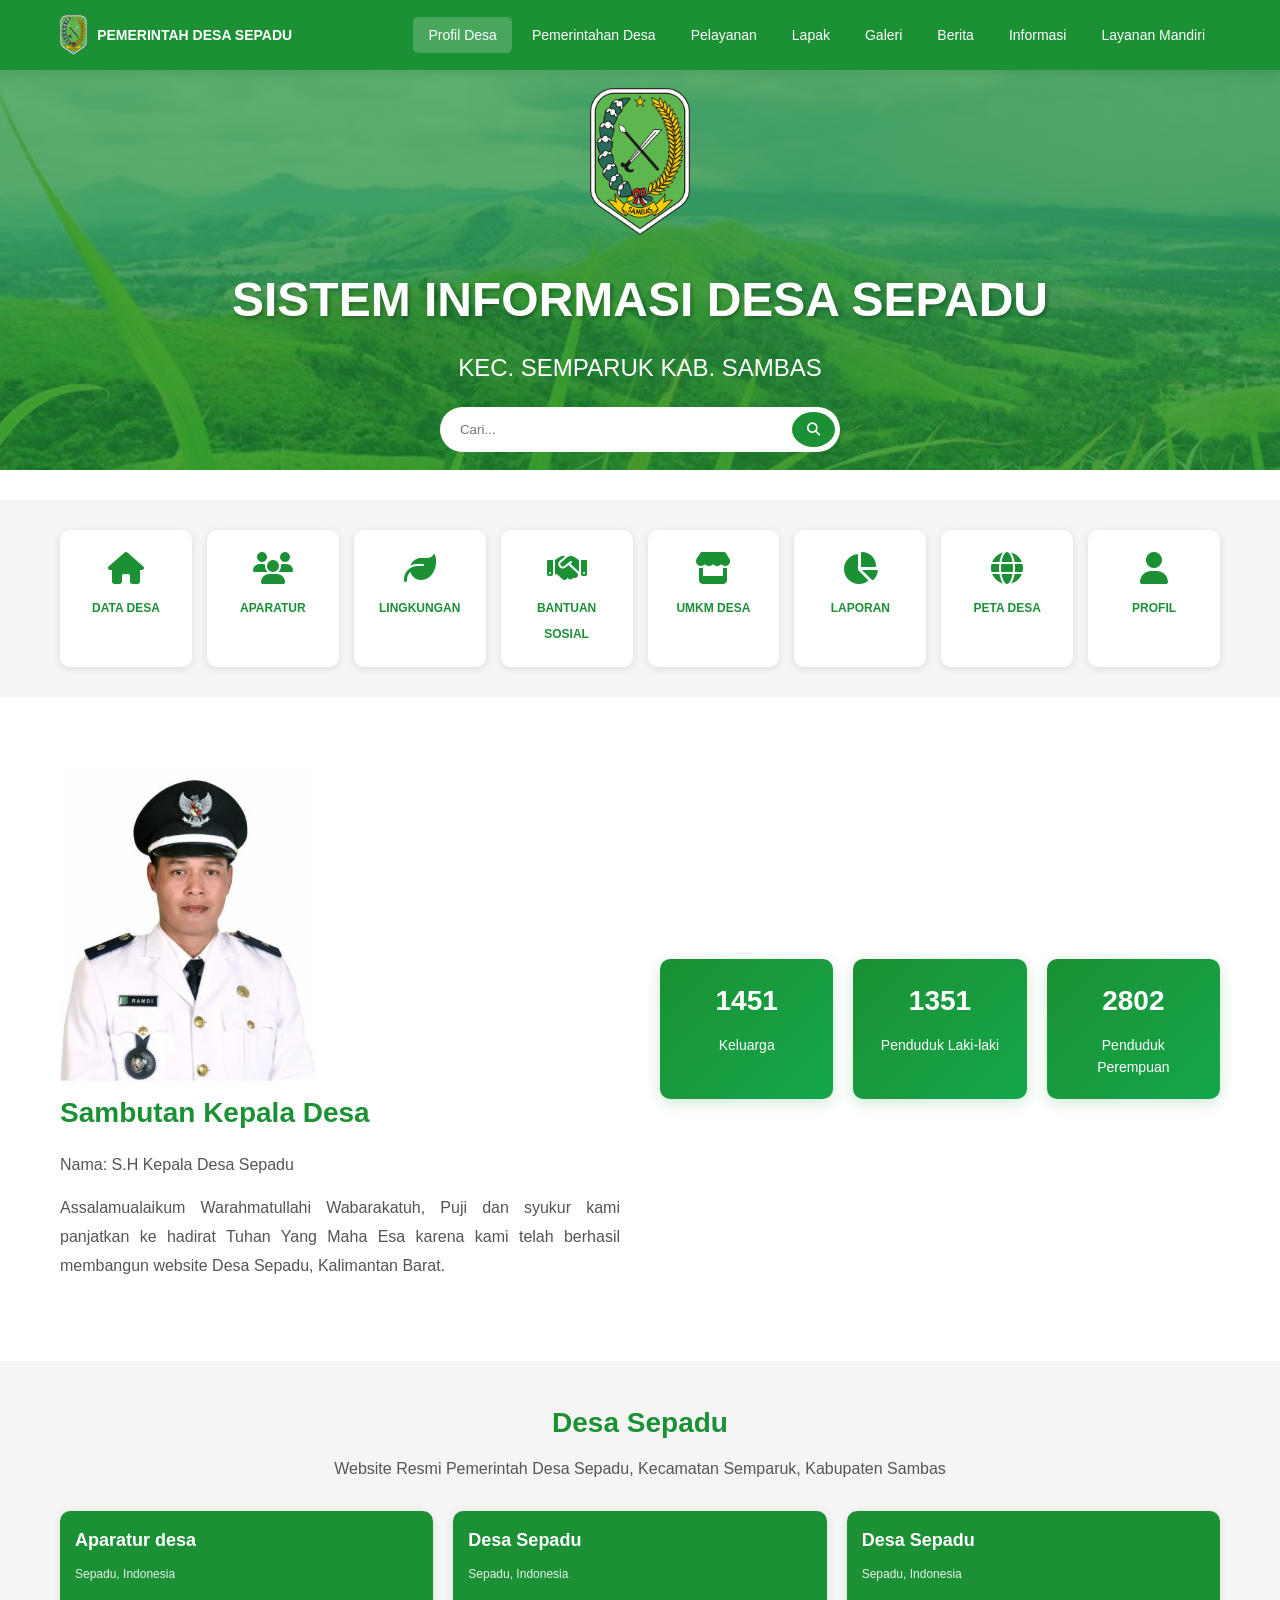
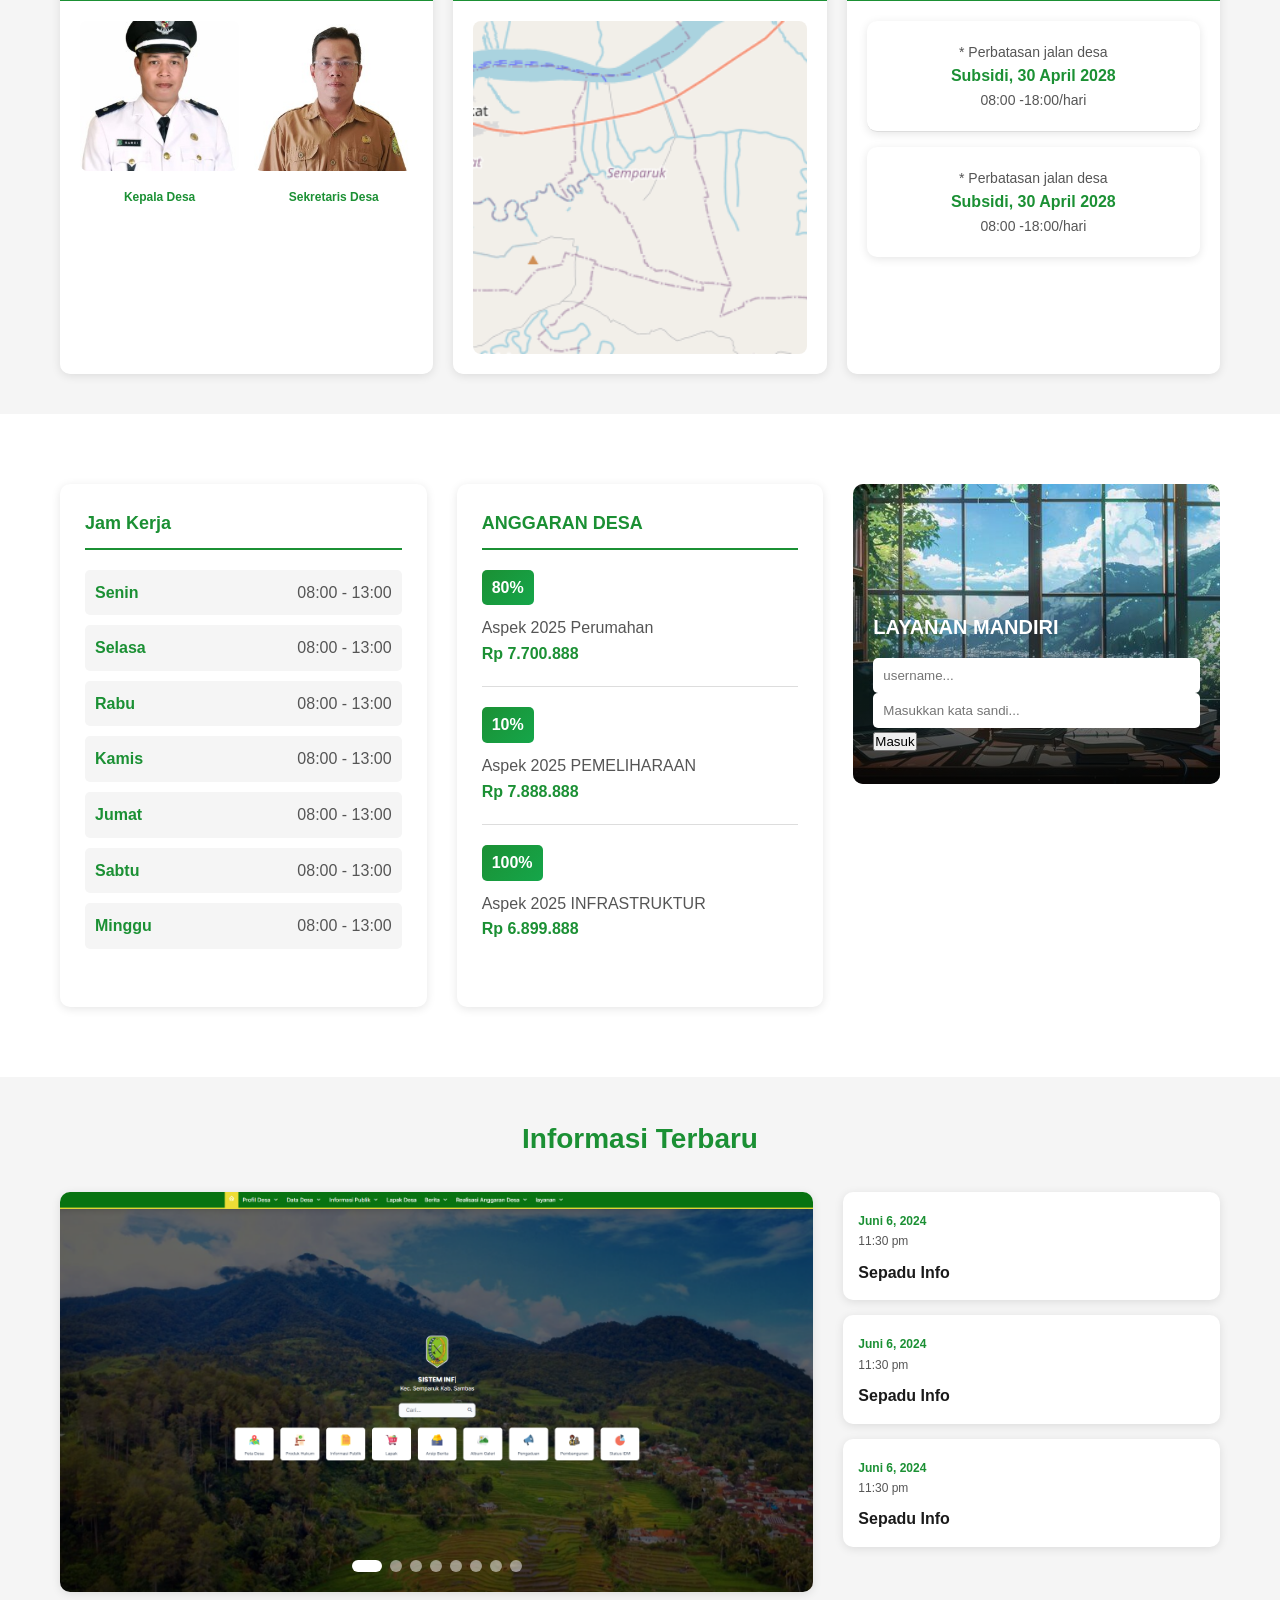
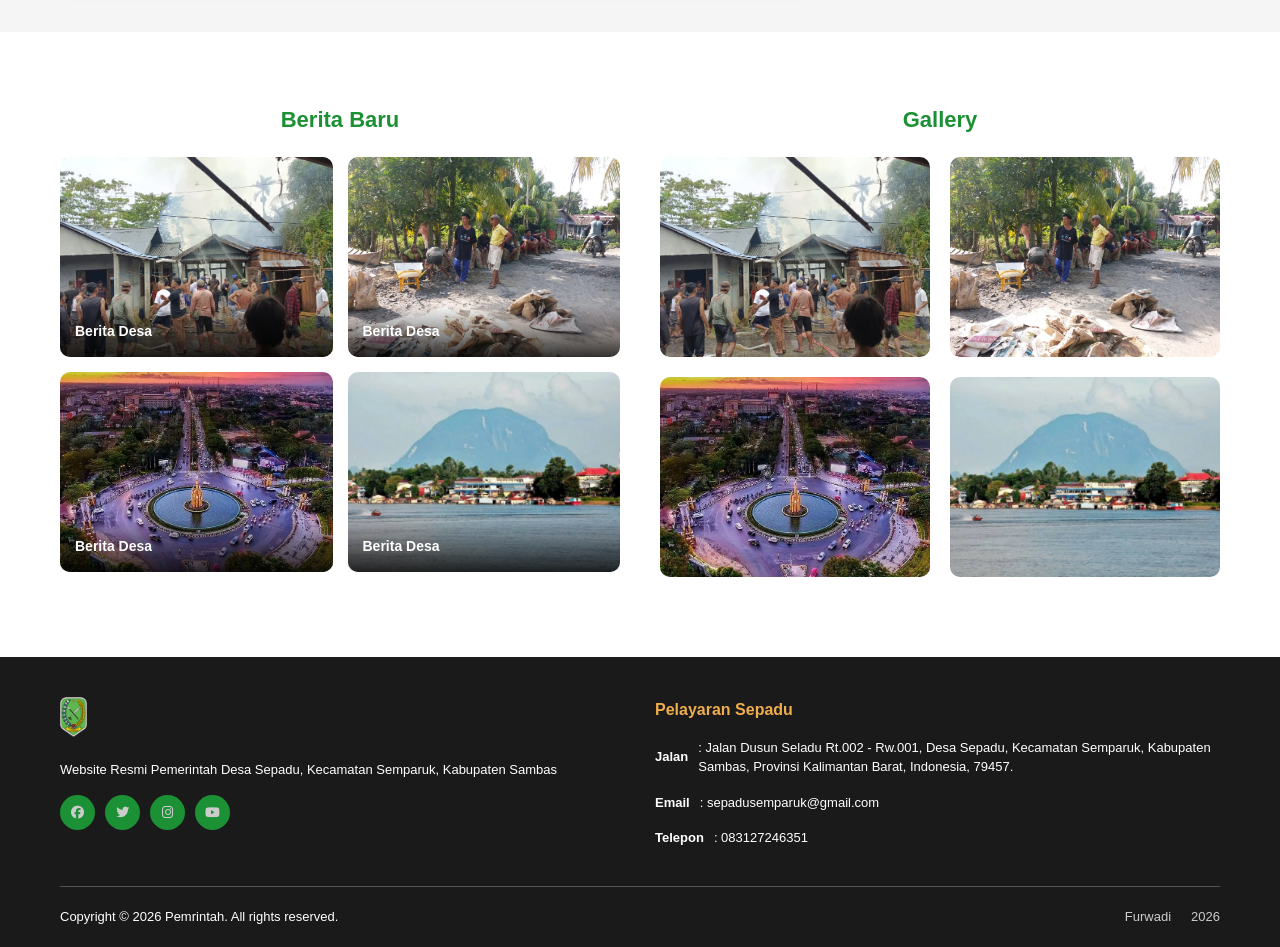
<file: public/website/index.html>
<!DOCTYPE html>
<html lang="id">
<head>
    <meta charset="UTF-8">
    <meta name="viewport" content="width=device-width, initial-scale=1.0">
    <title>Sistem Informasi Desa Sepadu</title>
    <link rel="stylesheet" href="assets/css/style.css">
    <link rel="stylesheet" href="https://cdnjs.cloudflare.com/ajax/libs/font-awesome/6.4.0/css/all.min.css">
</head>
<body>
    <!-- Navigation Bar -->
    <nav class="navbar">
        <div class="container">
            <div class="nav-wrapper">
                <div class="nav-logo">
                    <img src="../aset/Logo-Kab-Sambas.png" alt="Logo Sambas">
                    <span>PEMERINTAH DESA SEPADU</span>
                </div>
                <button class="mobile-menu-toggle">
                    <span></span>
                    <span></span>
                    <span></span>
                </button>
                <ul class="nav-menu">
                    <li><a href="index.html" class="active">Profil Desa</a></li>
                    <li class="dropdown">
                        <a href="#">Pemerintahan Desa</a>
                        <ul class="dropdown-menu">
                            <li><a href="aparatur.html">Aparatur Desa</a></li>
                            <li><a href="#">Struktur Organisasi</a></li>
                        </ul>
                    </li>
                    <li><a href="layanan.html">Pelayanan</a></li>
                    <li><a href="lapak.html">Lapak</a></li>
                    <li><a href="galeri.html">Galeri</a></li>
                    <li><a href="berita.html">Berita</a></li>
                    <li><a href="berita-detail.html">Informasi</a></li>
                    <li><a href="layanan-mandiri.html">Layanan Mandiri</a></li>
                </ul>
            </div>
        </div>
    </nav>
    <section class="hero">
        <img src="../aset/bgdesa.jpeg" alt="Desa Sepadu" class="hero-bg">
        <div class="hero-overlay">
            <div class="hero-content">
                <img src="../aset/Logo-Kab-Sambas.png" alt="Logo Sambas" class="hero-logo" style="width: 100px; height: auto; margin-bottom: 20px;" >
                <h1>SISTEM INFORMASI DESA SEPADU</h1>
                <p>KEC. SEMPARUK KAB. SAMBAS</p>
                <div class="hero-search">
                    <input type="text" placeholder="Cari...">
                    <button><i class="fas fa-search"></i></button>
                </div>
            </div>
        </div>
    </section>
    <section class="quick-links">
        <div class="container">
            <div class="links-grid">
                <a href="#" class="link-card">
                    <i class="fas fa-home"></i>
                    <span>DATA DESA</span>
                </a>
                <a href="aparatur.html" class="link-card">
                    <i class="fas fa-users"></i>
                    <span>APARATUR</span>
                </a>
                <a href="#" class="link-card">
                    <i class="fas fa-leaf"></i>
                    <span>LINGKUNGAN</span>
                </a>
                <a href="#" class="link-card">
                    <i class="fas fa-handshake"></i>
                    <span>BANTUAN SOSIAL</span>
                </a>
                <a href="galeri.html" class="link-card">
                    <i class="fas fa-store"></i>
                    <span>UMKM DESA</span>
                </a>
                <a href="#" class="link-card">
                    <i class="fas fa-chart-pie"></i>
                    <span>LAPORAN</span>
                </a>
                <a href="#" class="link-card">
                    <i class="fas fa-globe"></i>
                    <span>PETA DESA</span>
                </a>
                <a href="#" class="link-card">
                    <i class="fas fa-user"></i>
                    <span>PROFIL</span>
                </a>
            </div>
        </div>
    </section>
    <section class="sambutan">
        <div class="container">
            <div class="sambutan-content">
                <div class="sambutan-text">
                    <img src="../aset/kepala desa.jpg" alt="Kepala Desa Sepadu" class="sambutan-image">
                    <h2>Sambutan Kepala Desa</h2>
                    <p>Nama: S.H Kepala Desa Sepadu</p>
                    <p class="sambutan-desc">Assalamualaikum Warahmatullahi Wabarakatuh, Puji dan syukur kami panjatkan ke hadirat Tuhan Yang Maha Esa karena kami telah berhasil membangun website Desa Sepadu, Kalimantan Barat.</p>
                </div>
                <div class="sambutan-stats">
                    <div class="stat-card">
                        <h3>1451</h3>
                        <p>Keluarga</p>
                    </div>
                    <div class="stat-card">
                        <h3>1351</h3>
                        <p>Penduduk Laki-laki</p>
                    </div>
                    <div class="stat-card">
                        <h3>2802</h3>
                        <p>Penduduk Perempuan</p>
                    </div>
                </div>
            </div>
        </div>
    </section>
    <section class="desa-info">
        <div class="container">
            <h2>Desa Sepadu</h2>
            <p class="info-subtitle">Website Resmi Pemerintah Desa Sepadu, Kecamatan Semparuk, Kabupaten Sambas</p>
            
            <div class="info-cards">
                <div class="info-card">
                    <div class="info-header">
                        <h3>Aparatur desa</h3>
                        <span>Sepadu, Indonesia</span>
                    </div>
                    <div class="aparatur-carousel">
                        <div class="carousel-item">
                            <img src="../aset/kepala desa.jpg" alt="Kepala Desa">
                            <p>Kepala Desa</p>
                        </div>
                        <div class="carousel-item">
                            <img src="../aset/sekertasi desa.jpg" alt="Sekretaris Desa">
                            <p>Sekretaris Desa</p>
                        </div>
                    </div>
                </div>

                <div class="info-card">
                    <div class="info-header">
                        <h3>Desa Sepadu</h3>
                        <span>Sepadu, Indonesia</span>
                    </div>
                    <div class="map-container">
                        <img src="../aset/map.png" alt="Peta Desa">
                    </div>
                </div>

                <div class="info-card">
                    <div class="info-header">
                        <h3>Desa Sepadu</h3>
                        <span>Sepadu, Indonesia</span>
                    </div>
                    <div class="desa-stats">
                        <div class="stat">
                            <p>* Perbatasan jalan desa</p>
                            <span>Subsidi, 30 April 2028</span>
                            <p>08:00 -18:00/hari</p>
                        </div>
                        <div class="stat">
                            <p>* Perbatasan jalan desa</p>
                            <span>Subsidi, 30 April 2028</span>
                            <p>08:00 -18:00/hari</p>
                        </div>
                    </div>
                </div>
            </div>
        </div>
    </section>
    <section class="work-hours-budget">
        <div class="container">
            <div class="section-wrapper">
                <div class="jam-kerja">
                    <h3>Jam Kerja</h3>
                    <div class="hours-list">
                        <div class="hour-item">
                            <span class="day">Senin</span>
                            <span class="time">08:00 - 13:00</span>
                        </div>
                        <div class="hour-item">
                            <span class="day">Selasa</span>
                            <span class="time">08:00 - 13:00</span>
                        </div>
                        <div class="hour-item">
                            <span class="day">Rabu</span>
                            <span class="time">08:00 - 13:00</span>
                        </div>
                        <div class="hour-item">
                            <span class="day">Kamis</span>
                            <span class="time">08:00 - 13:00</span>
                        </div>
                        <div class="hour-item">
                            <span class="day">Jumat</span>
                            <span class="time">08:00 - 13:00</span>
                        </div>
                        <div class="hour-item">
                            <span class="day">Sabtu</span>
                            <span class="time">08:00 - 13:00</span>
                        </div>
                        <div class="hour-item">
                            <span class="day">Minggu</span>
                            <span class="time">08:00 - 13:00</span>
                        </div>
                    </div>
                </div>

                <div class="anggaran">
                    <h3>ANGGARAN DESA</h3>
                    <div class="budget-item">
                        <span class="percentage">80%</span>
                        <p>Aspek 2025 Perumahan<br><span class="budget-value">Rp 7.700.888</span></p>
                    </div>
                    <div class="budget-item">
                        <span class="percentage">10%</span>
                        <p>Aspek 2025 PEMELIHARAAN<br><span class="budget-value">Rp 7.888.888</span></p>
                    </div>
                    <div class="budget-item">
                        <span class="percentage">100%</span>
                        <p>Aspek 2025 INFRASTRUKTUR<br><span class="budget-value">Rp 6.899.888</span></p>
                    </div>
                </div>

                <div class="layanan-mandiri">
                    <img src="../aset/bglayananmandiri.jpeg" alt="Layanan Mandiri">
                    <div class="overlay-text">
                        <h3>LAYANAN MANDIRI</h3>
                        <input type="text" placeholder="username...">
                        <input type="password" placeholder="Masukkan kata sandi...">
                        <button type="submit">Masuk</button>
                    </div>
                </div>
            </div>
        </div>
    </section>

    <!-- Berita & Info -->
    <section class="news-section">
        <div class="container">
            <h2>Informasi Terbaru</h2>
            
            <div class="news-wrapper">
                <div class="main-news">
                    <div class="news-carousel">
                        <img src="../aset/sepaduinfo.png" alt="Berita">
                        <div class="carousel-controls">
                            <span class="dot active"></span>
                            <span class="dot"></span>
                            <span class="dot"></span>
                            <span class="dot"></span>
                            <span class="dot"></span>
                            <span class="dot"></span>
                            <span class="dot"></span>
                            <span class="dot"></span>
                        </div>
                        <p class="news-date">06 Jun 2024 - Desa Sepadu</p>
                    </div>
                </div>

                <div class="side-news">
                    <div class="news-item">
                        <span class="date">Juni 6, 2024</span>
                        <span class="time">11:30 pm</span>
                        <p>Sepadu Info</p>
                    </div>
                    <div class="news-item">
                        <span class="date">Juni 6, 2024</span>
                        <span class="time">11:30 pm</span>
                        <p>Sepadu Info</p>
                    </div>
                    <div class="news-item">
                        <span class="date">Juni 6, 2024</span>
                        <span class="time">11:30 pm</span>
                        <p>Sepadu Info</p>
                    </div>
                </div>
            </div>
        </div>
    </section>
    <section class="berita-gallery">
        <div class="container">
            <div class="berita-gallery-wrapper">
                <div class="berita-baru">
                    <h3>Berita Baru</h3>
                    <div class="berita-grid">
                        <div class="berita-item">
                            <img src="../aset/berita1.webp" alt="Berita 1">
                            <h4>Berita Desa</h4>
                        </div>
                        <div class="berita-item">
                            <img src="../aset/berita2.webp" alt="Berita 2">
                            <h4>Berita Desa</h4>
                        </div>
                        <div class="berita-item">
                            <img src="../aset/pemandangan.jpg" alt="Berita 3">
                            <h4>Berita Desa</h4>
                        </div>
                        <div class="berita-item">
                            <img src="../aset/Gambar-Bukit-Kelam-Sintang-Kalimantan-Barat-hafidhyusril-696x462.jpg" alt="Berita 4">
                            <h4>Berita Desa</h4>
                        </div>
                    </div>
                </div>

                <div class="gallery-section">
                    <h3>Gallery</h3>
                    <div class="gallery-grid">
                        <div class="gallery-item">
                            <img src="../aset/berita1.webp" alt="Gallery 1">
                        </div>
                        <div class="gallery-item">
                            <img src="../aset/berita2.webp" alt="Gallery 2">
                        </div>
                        <div class="gallery-item">
                            <img src="../aset/pemandangan.jpg" alt="Gallery 3">
                        </div>
                        <div class="gallery-item">
                            <img src="../aset/Gambar-Bukit-Kelam-Sintang-Kalimantan-Barat-hafidhyusril-696x462.jpg" alt="Gallery 4">
                        </div>
                    </div>
                </div>
            </div>
        </div>
    </section>
    <footer class="footer">
        <div class="container">
            <div class="footer-content">
                <div class="footer-section">
                    <div class="footer-logo">
                        <img src="../aset/Logo-Kab-Sambas.png" alt="Logo">
                        <p>Website Resmi Pemerintah Desa Sepadu, Kecamatan Semparuk, Kabupaten Sambas</p>
                    </div>
                    <div class="social-links">
                        <a href="#"><i class="fab fa-facebook"></i></a>
                        <a href="#"><i class="fab fa-twitter"></i></a>
                        <a href="#"><i class="fab fa-instagram"></i></a>
                        <a href="#"><i class="fab fa-youtube"></i></a>
                    </div>
                </div>
                <div class="footer-section">
                    <h4>Pelayaran Sepadu</h4>
                    <div class="contact-info">
                        <p><strong>Jalan</strong>: Jalan Dusun Seladu Rt.002 - Rw.001, Desa Sepadu, Kecamatan Semparuk, Kabupaten Sambas, Provinsi Kalimantan Barat, Indonesia, 79457.</p>
                        <p><strong>Email</strong>: sepadusemparuk@gmail.com</p>
                        <p><strong>Telepon</strong>: 083127246351</p>
                    </div>
                </div>
            </div>

            <div class="footer-bottom">
                <p>Copyright © 2026 Pemrintah. All rights reserved.</p>
                <div class="footer-links">
                    <a href="#">Furwadi</a>
                    <a href="#">2026</a>
                </div>
            </div>
        </div>
    </footer>

    <script src="assets/js/script.js"></script>
</body>
</html>
</file>
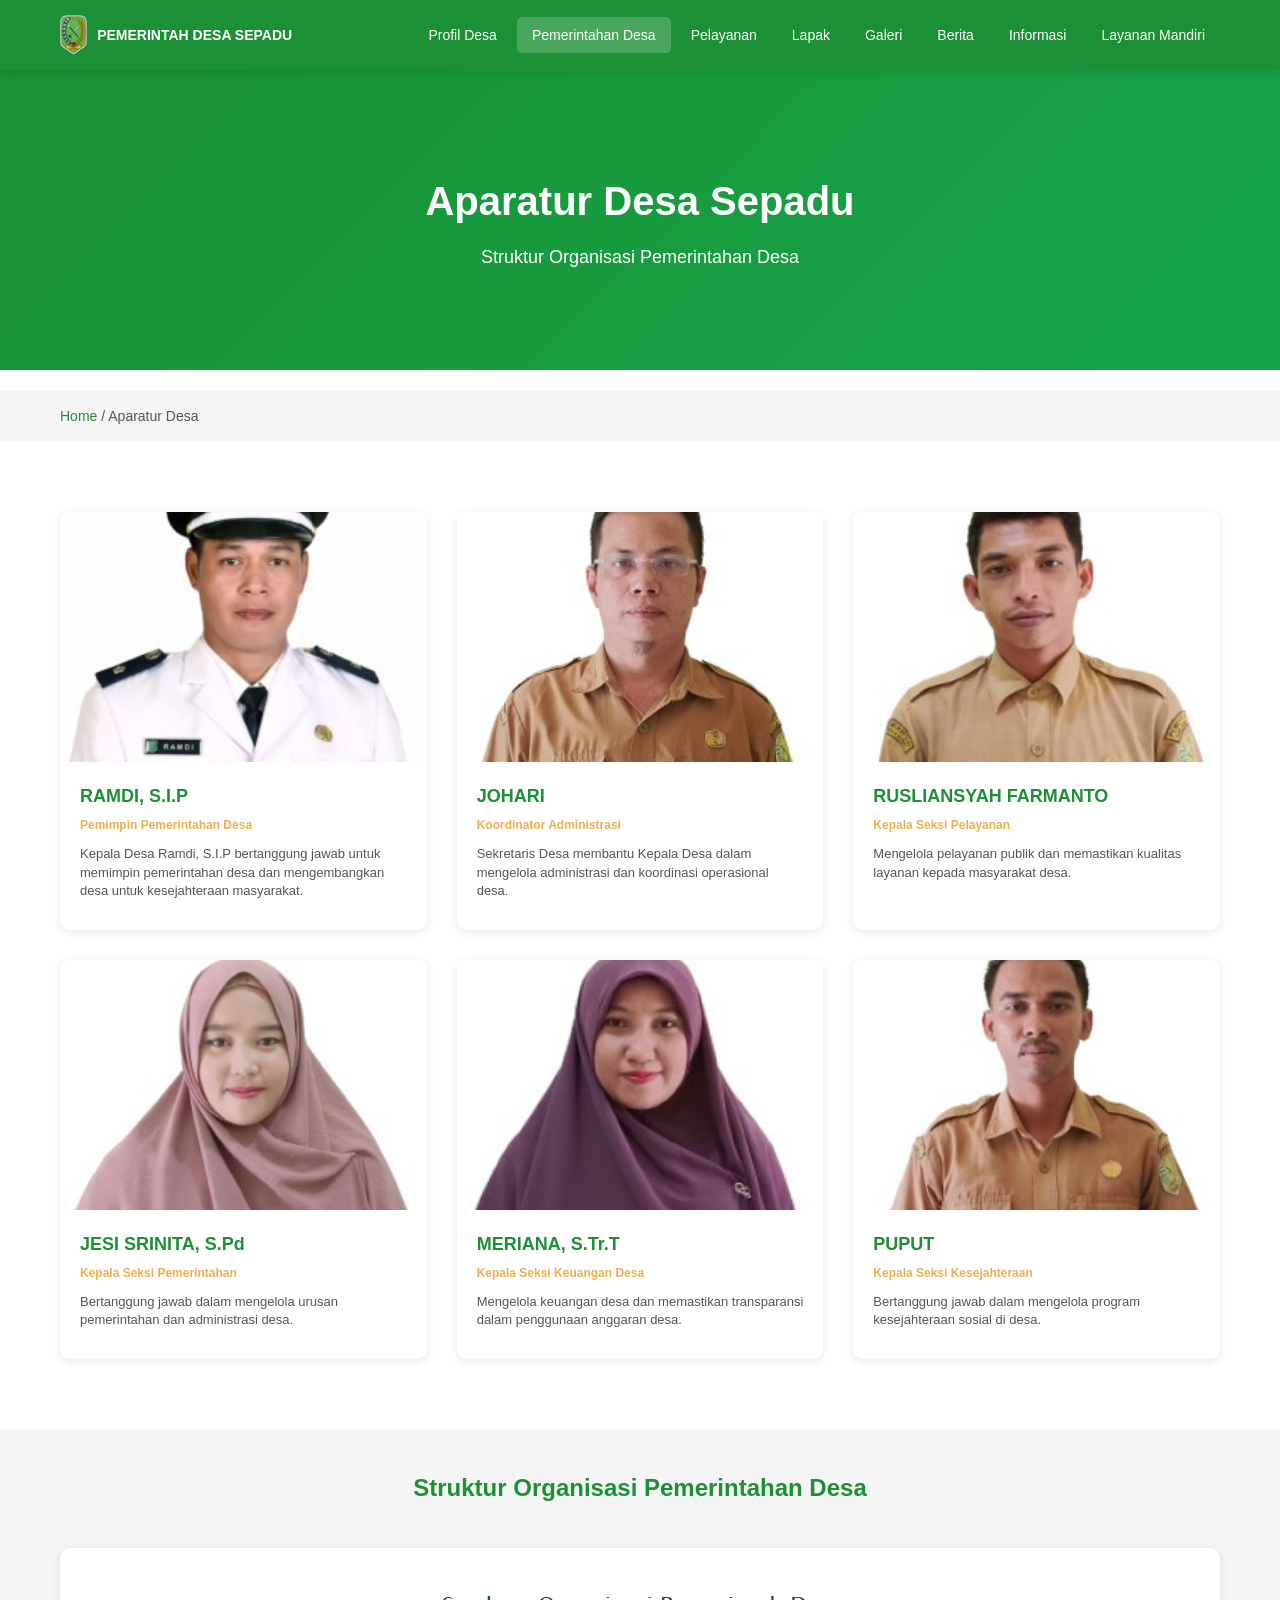
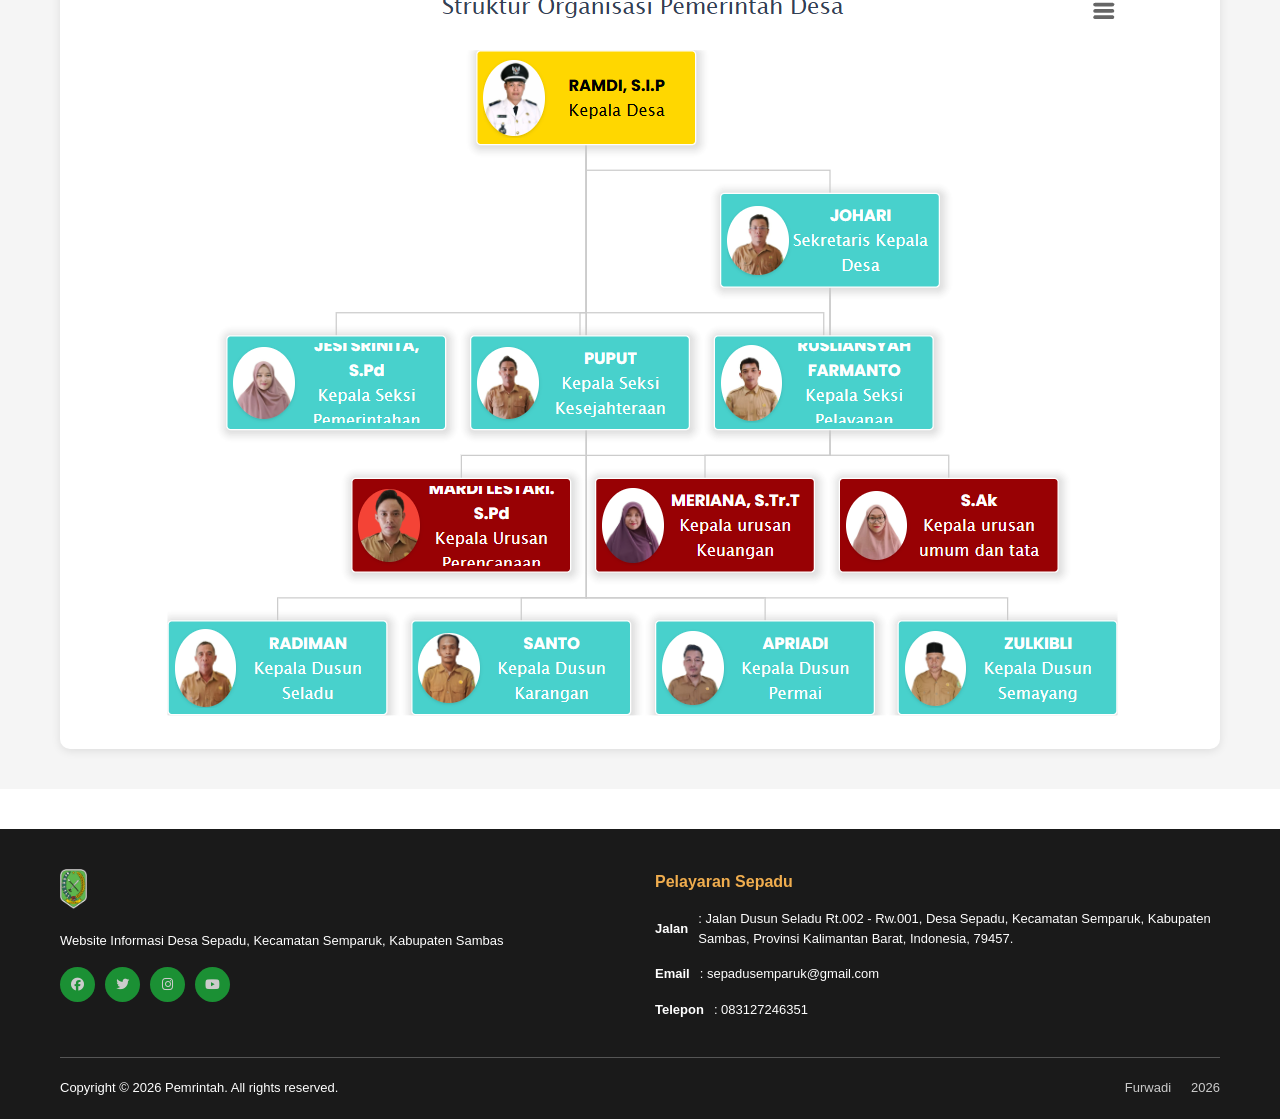
<file: public/website/aparatur.html>
<!DOCTYPE html>
<html lang="id">
<head>
    <meta charset="UTF-8">
    <meta name="viewport" content="width=device-width, initial-scale=1.0">
    <title>Aparatur Desa - Desa Sepadu</title>
    <link rel="stylesheet" href="assets/css/style.css">
    <link rel="stylesheet" href="https://cdnjs.cloudflare.com/ajax/libs/font-awesome/6.4.0/css/all.min.css">
</head>
<body>
    <nav class="navbar">
        <div class="container">
            <div class="nav-wrapper">
                <div class="nav-logo">
                    <img src="../aset/Logo-Kab-Sambas.png" alt="Logo Sambas">
                    <span>PEMERINTAH DESA SEPADU</span>
                </div>
                <button class="mobile-menu-toggle">
                    <span></span>
                    <span></span>
                    <span></span>
                </button>
                <ul class="nav-menu">
                    <li><a href="index.html">Profil Desa</a></li>
                    <li class="dropdown">
                        <a href="#" class="active">Pemerintahan Desa</a>
                        <ul class="dropdown-menu">
                            <li><a href="aparatur.html" class="active">Aparatur Desa</a></li>
                            <li><a href="#">Struktur Organisasi</a></li>
                        </ul>
                    </li>
                    <li><a href="layanan.html">Pelayanan</a></li>
                    <li><a href="lapak.html">Lapak</a></li>
                    <li><a href="galeri.html">Galeri</a></li>
                    <li><a href="berita.html">Berita</a></li>
                    <li><a href="berita-detail.html">Informasi</a></li>
                    <li><a href="layanan-mandiri.html">Layanan Mandiri</a></li>
                </ul>
            </div>
        </div>
    </nav>
    <section class="hero-secondary">
        <div class="hero-overlay-secondary">
            <h1>Aparatur Desa Sepadu</h1>
            <p>Struktur Organisasi Pemerintahan Desa</p>
        </div>
    </section>
    <section class="breadcrumb">
        <div class="container">
            <a href="index.html">Home</a> / <span>Aparatur Desa</span>
        </div>
    </section>
    <section class="aparatur-main">
        <div class="container">
            <div class="aparatur-grid">
                <div class="aparatur-card">
                    <div class="aparatur-image">
                        <img src="../aset/kepala desa.jpg" alt="Kepala Desa">
                    </div>
                    <div class="aparatur-info">
                        <h3>RAMDI, S.I.P</h3>
                        <p class="position">Pemimpin Pemerintahan Desa</p>
                        <p class="description">Kepala Desa Ramdi, S.I.P bertanggung jawab untuk memimpin pemerintahan desa dan mengembangkan desa untuk kesejahteraan masyarakat.</p>
                    </div>
                </div>
                <div class="aparatur-card">
                    <div class="aparatur-image">
                        <img src="../aset/sekertasi desa.jpg" alt="Sekretaris Desa">
                    </div>
                    <div class="aparatur-info">
                        <h3>JOHARI</h3>
                        <p class="position">Koordinator Administrasi</p>
                        <p class="description">Sekretaris Desa membantu Kepala Desa dalam mengelola administrasi dan koordinasi operasional desa.</p>
                    </div>
                </div>
                <div class="aparatur-card">
                    <div class="aparatur-image">
                        <img src="../aset/seksipelayanandesa.jpg" alt="Seksi Pelayanan">
                    </div>
                    <div class="aparatur-info">
                        <h3>RUSLIANSYAH FARMANTO</h3>
                        <p class="position">Kepala Seksi Pelayanan</p>
                        <p class="description">Mengelola pelayanan publik dan memastikan kualitas layanan kepada masyarakat desa.</p>
                    </div>
                </div>
                <div class="aparatur-card">
                    <div class="aparatur-image">
                        <img src="../aset/JESI SRINITA, S.Pd.jpg    " alt="Perangkat Desa">
                    </div>
                    <div class="aparatur-info">
                        <h3>JESI SRINITA, S.Pd</h3>
                        <p class="position">Kepala Seksi Pemerintahan</p>
                        <p class="description">Bertanggung jawab dalam mengelola urusan pemerintahan dan administrasi desa.</p>
                    </div>
                </div>
                <div class="aparatur-card">
                    <div class="aparatur-image">
                        <img src="../aset/MERIANA, S.Tr.T.jpg" alt="Kepala Bidang Keuangan">
                    </div>
                    <div class="aparatur-info">
                        <h3>MERIANA, S.Tr.T</h3>
                        <p class="position">Kepala Seksi Keuangan Desa</p>
                        <p class="description">Mengelola keuangan desa dan memastikan transparansi dalam penggunaan anggaran desa.</p>
                    </div>
                </div>
                <div class="aparatur-card">
                    <div class="aparatur-image">
                        <img src="../aset/PUPUT.jpg" alt="Kepala Bidang Infrastruktur">
                    </div>
                    <div class="aparatur-info">
                        <h3>PUPUT</h3>
                        <p class="position">Kepala Seksi Kesejahteraan</p>
                        <p class="description">Bertanggung jawab dalam mengelola program kesejahteraan sosial di desa.</p>
                    </div>
                </div>
            </div>
        </div>
    </section>
    <section class="struktur-organisasi">
        <div class="container">
            <h2>Struktur Organisasi Pemerintahan Desa</h2>
            <div class="org-chart-image">
                <img src="../aset/Struktur Organisasi Pemerintahan Desa.png" alt="Struktur Organisasi Pemerintahan Desa" style="max-width: 100%; height: auto; display: block; margin: 0 auto;">
            </div>
        </div>
    </section>
    <footer class="footer">
        <div class="container">
            <div class="footer-content">
                <div class="footer-section">
                    <div class="footer-logo">
                        <img src="../aset/Logo-Kab-Sambas.png" alt="Logo">
                        <p>Website Informasi Desa Sepadu, Kecamatan Semparuk, Kabupaten Sambas</p>
                    </div>
                    <div class="social-links">
                        <a href="#"><i class="fab fa-facebook"></i></a>
                        <a href="#"><i class="fab fa-twitter"></i></a>
                        <a href="#"><i class="fab fa-instagram"></i></a>
                        <a href="#"><i class="fab fa-youtube"></i></a>
                    </div>
                </div>

                <div class="footer-section">
                    <h4>Pelayaran Sepadu</h4>
                    <div class="contact-info">
                        <p><strong>Jalan</strong>: Jalan Dusun Seladu Rt.002 - Rw.001, Desa Sepadu, Kecamatan Semparuk, Kabupaten Sambas, Provinsi Kalimantan Barat, Indonesia, 79457.</p>
                        <p><strong>Email</strong>: sepadusemparuk@gmail.com</p>
                        <p><strong>Telepon</strong>: 083127246351</p>
                    </div>
                </div>
            </div>

            <div class="footer-bottom">
                <p>Copyright © 2026 Pemrintah. All rights reserved.</p>
                <div class="footer-links">
                    <a href="#">Furwadi</a>
                    <a href="#">2026</a>
                </div>
            </div>
        </div>
    </footer>

    <script src="assets/js/script.js"></script>
</body>
</html>
</file>
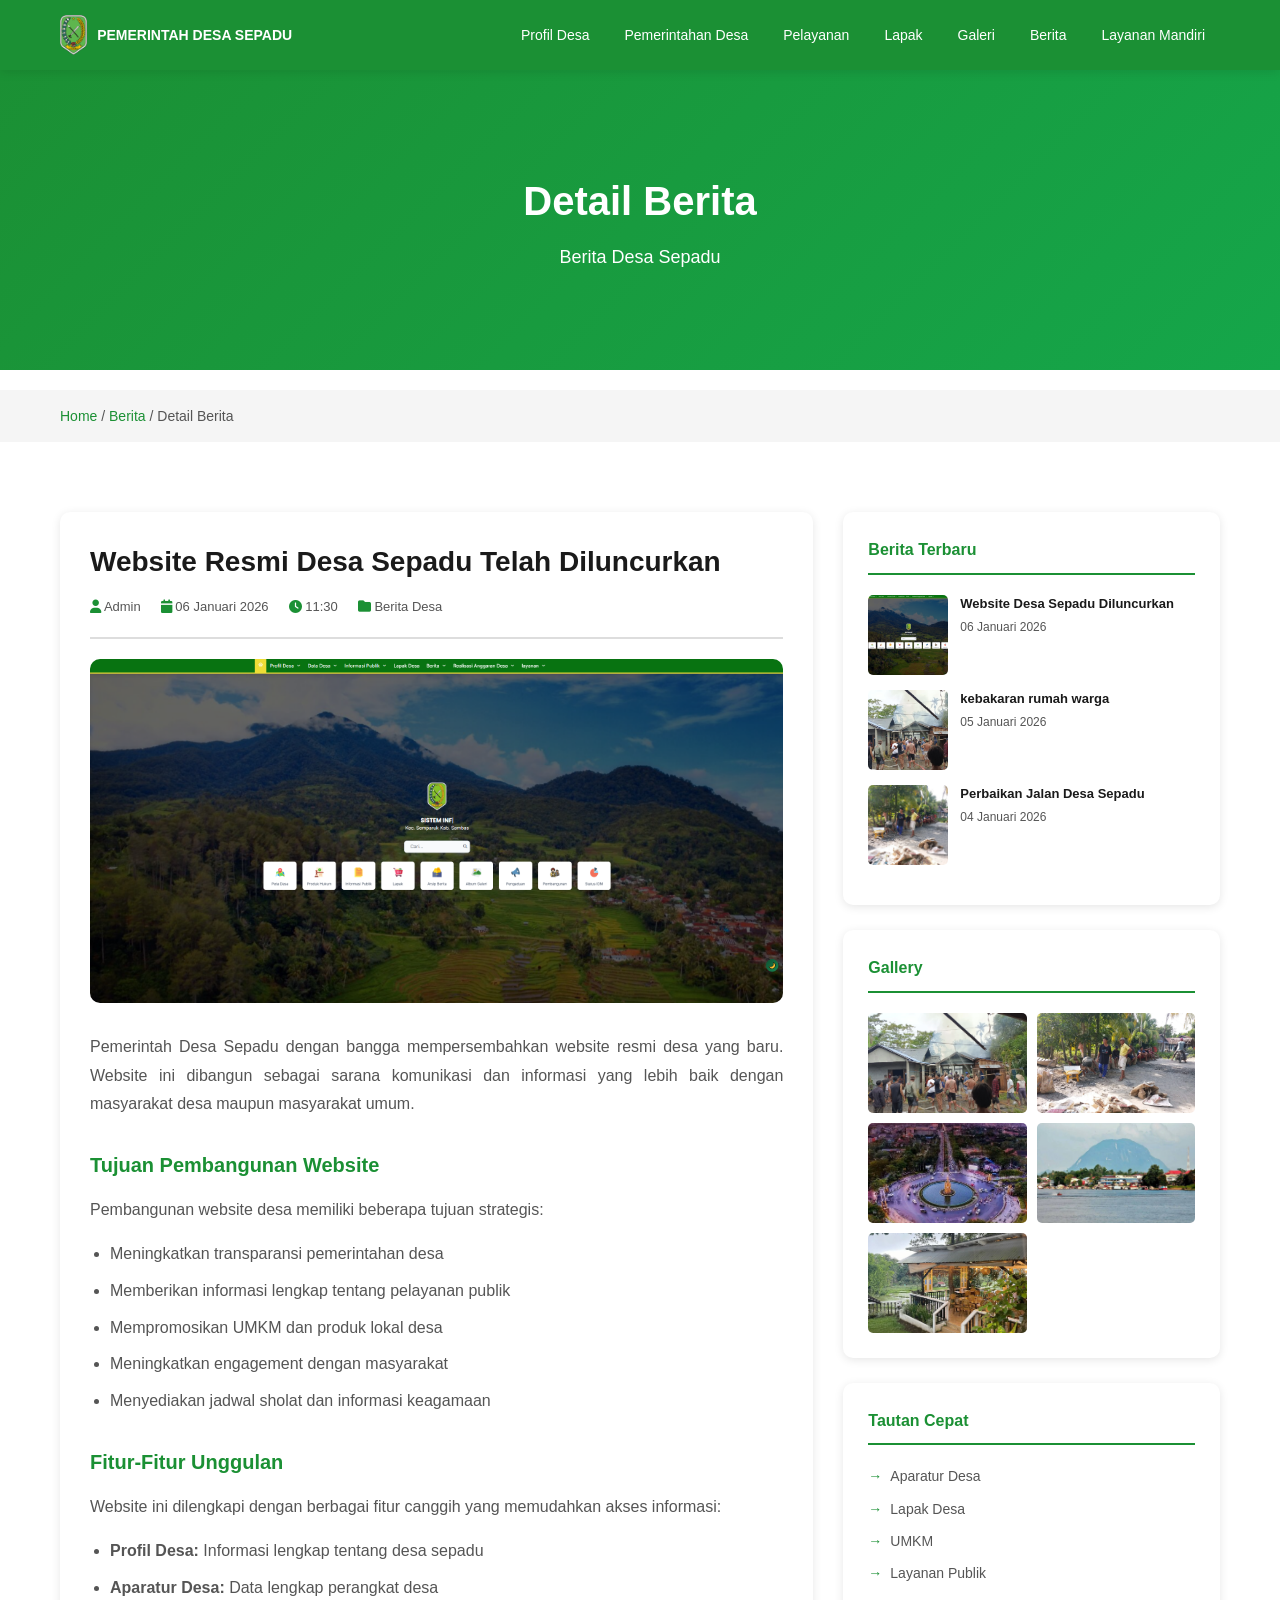
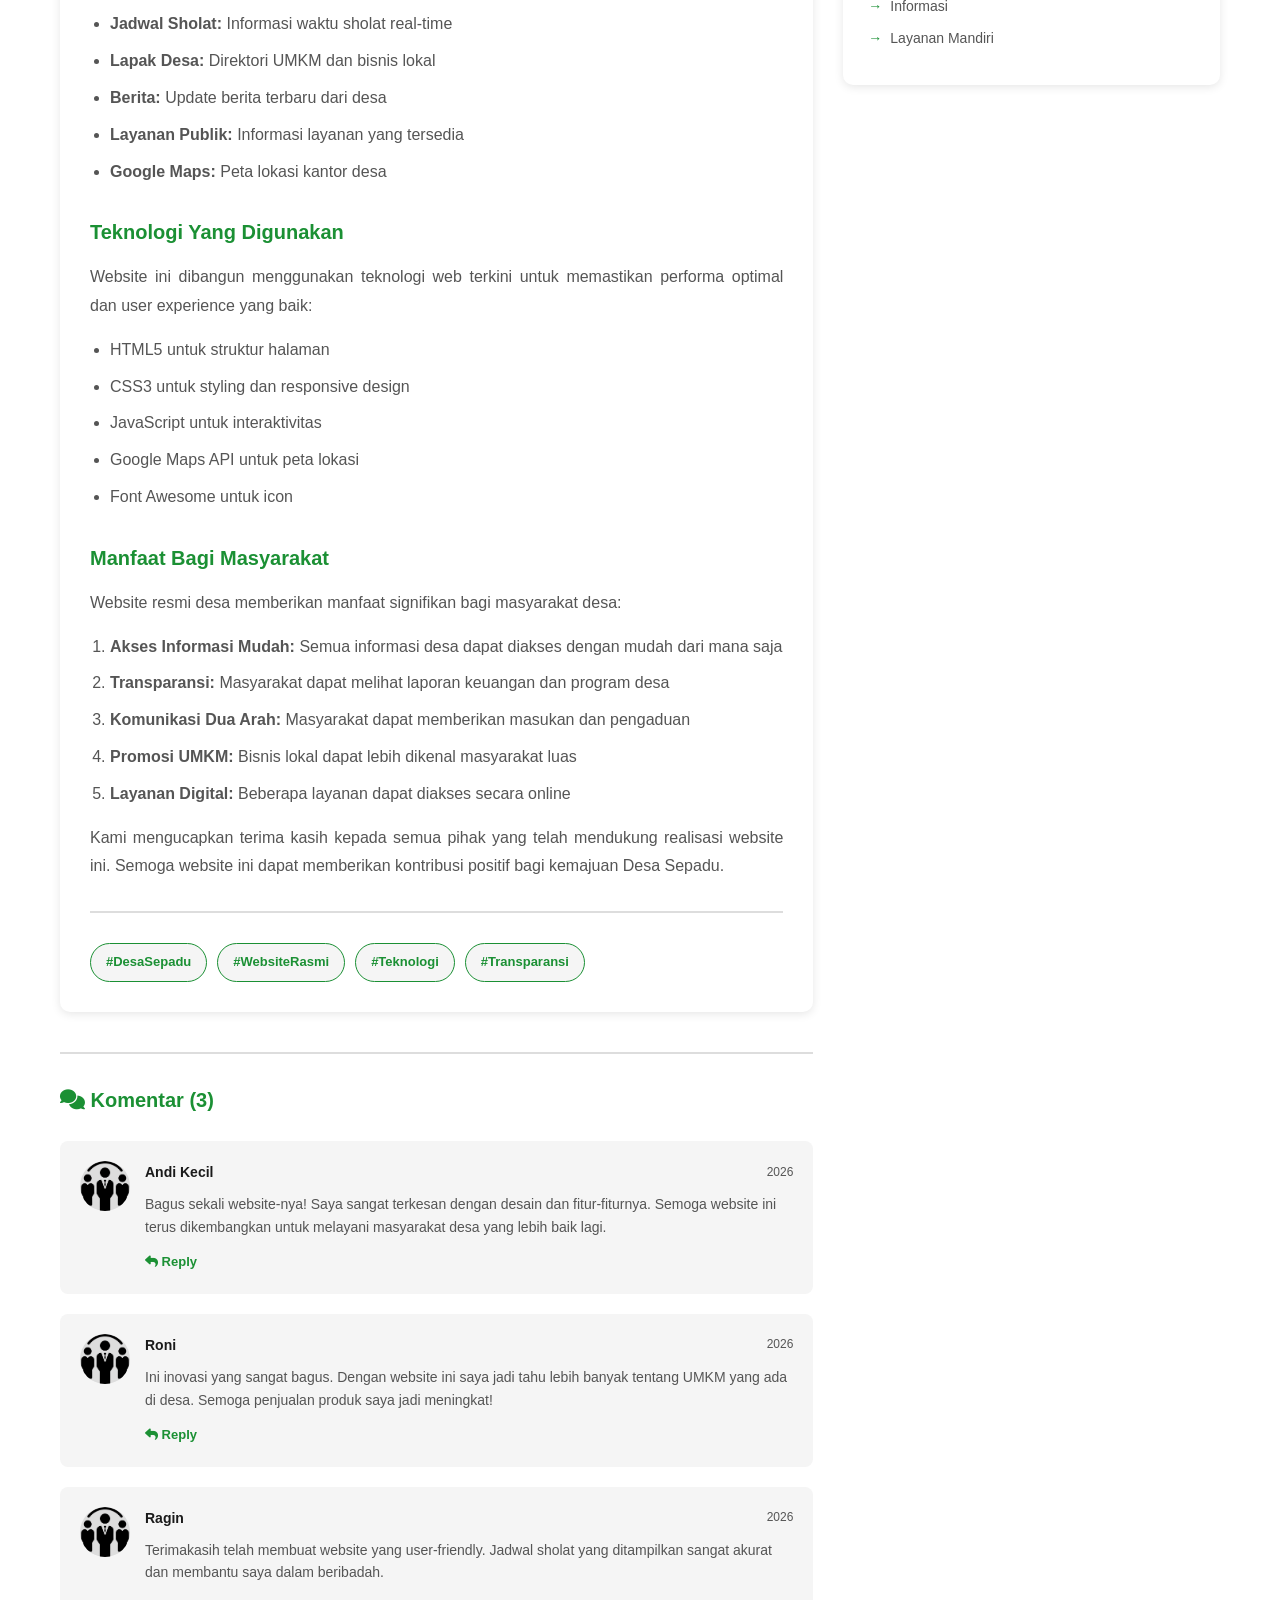
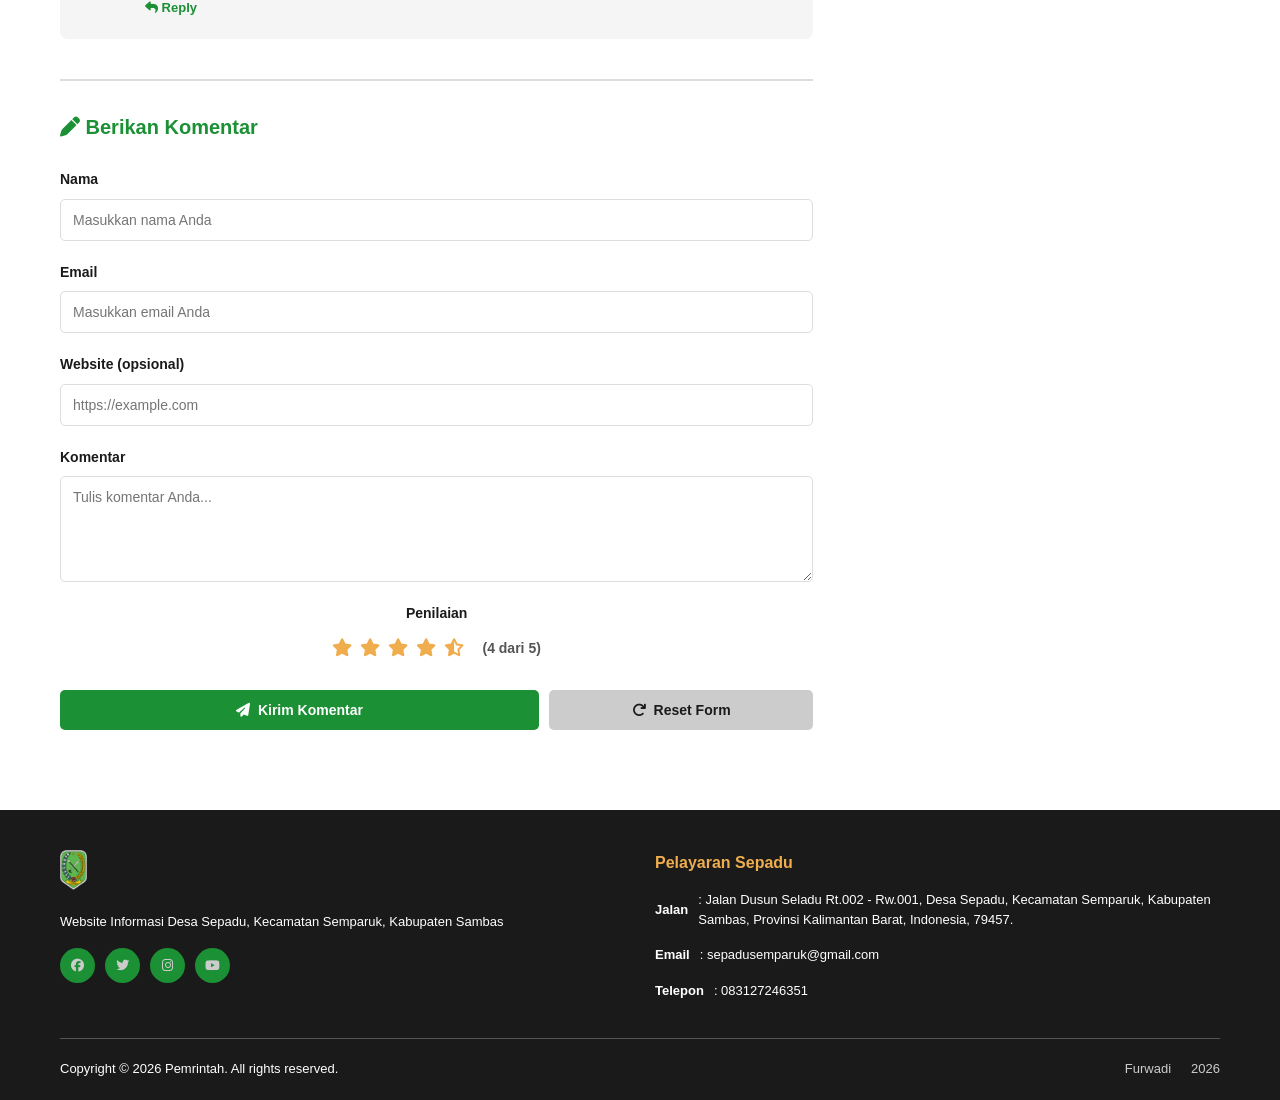
<file: public/website/berita-detail.html>
<!DOCTYPE html>
<html lang="id">
<head>
    <meta charset="UTF-8">
    <meta name="viewport" content="width=device-width, initial-scale=1.0">
    <title>Berita Detail - Desa Sepadu</title>
    <link rel="stylesheet" href="assets/css/style.css">
    <link rel="stylesheet" href="https://cdnjs.cloudflare.com/ajax/libs/font-awesome/6.4.0/css/all.min.css">
</head>
<body>
    <nav class="navbar">
        <div class="container">
            <div class="nav-wrapper">
                <div class="nav-logo">
                    <img src="../aset/Logo-Kab-Sambas.png" alt="Logo Sambas">
                    <span>PEMERINTAH DESA SEPADU</span>
                </div>
                <button class="mobile-menu-toggle">
                    <span></span>
                    <span></span>
                    <span></span>
                </button>
                <ul class="nav-menu">
                    <li><a href="index.html">Profil Desa</a></li>
                    <li class="dropdown">
                        <a href="#">Pemerintahan Desa</a>
                        <ul class="dropdown-menu">
                            <li><a href="aparatur.html">Aparatur Desa</a></li>
                            <li><a href="#">Struktur Organisasi</a></li>
                        </ul>
                    </li>
                    <li><a href="layanan.html">Pelayanan</a></li>
                    <li><a href="lapak.html">Lapak</a></li>
                    <li><a href="galeri.html">Galeri</a></li>
                    <li><a href="berita.html">Berita</a></li>
                    <li><a href="layanan-mandiri.html">Layanan Mandiri</a></li>
                </ul>
            </div>
        </div>
    </nav>
    <section class="hero-secondary">
        <div class="hero-overlay-secondary">
            <h1>Detail Berita</h1>
            <p>Berita Desa Sepadu</p>
        </div>
    </section>
    <section class="breadcrumb">
        <div class="container">
            <a href="index.html">Home</a> / <a href="berita.html">Berita</a> / <span>Detail Berita</span>
        </div>
    </section>
    <section class="article-detail">
        <div class="container">
            <div class="article-wrapper">
                <main class="article-main">
                    <article class="article-content">
                        <h1>Website Resmi Desa Sepadu Telah Diluncurkan</h1>
                        
                        <div class="article-meta">
                            <span><i class="fas fa-user"></i> Admin</span>
                            <span><i class="fas fa-calendar"></i> 06 Januari 2026</span>
                            <span><i class="fas fa-clock"></i> 11:30</span>
                            <span><i class="fas fa-folder"></i> Berita Desa</span>
                        </div>

                        <div class="article-image">
                            <img src="../aset/sepaduinfo.png" alt="Website Desa Sepadu">
                        </div>

                        <div class="article-body">
                            <p>Pemerintah Desa Sepadu dengan bangga mempersembahkan website resmi desa yang baru. Website ini dibangun sebagai sarana komunikasi dan informasi yang lebih baik dengan masyarakat desa maupun masyarakat umum.</p>

                            <h2>Tujuan Pembangunan Website</h2>
                            <p>Pembangunan website desa memiliki beberapa tujuan strategis:</p>
                            <ul>
                                <li>Meningkatkan transparansi pemerintahan desa</li>
                                <li>Memberikan informasi lengkap tentang pelayanan publik</li>
                                <li>Mempromosikan UMKM dan produk lokal desa</li>
                                <li>Meningkatkan engagement dengan masyarakat</li>
                                <li>Menyediakan jadwal sholat dan informasi keagamaan</li>
                            </ul>

                            <h2>Fitur-Fitur Unggulan</h2>
                            <p>Website ini dilengkapi dengan berbagai fitur canggih yang memudahkan akses informasi:</p>
                            <ul>
                                <li><strong>Profil Desa:</strong> Informasi lengkap tentang desa sepadu</li>
                                <li><strong>Aparatur Desa:</strong> Data lengkap perangkat desa</li>
                                <li><strong>Jadwal Sholat:</strong> Informasi waktu sholat real-time</li>
                                <li><strong>Lapak Desa:</strong> Direktori UMKM dan bisnis lokal</li>
                                <li><strong>Berita:</strong> Update berita terbaru dari desa</li>
                                <li><strong>Layanan Publik:</strong> Informasi layanan yang tersedia</li>
                                <li><strong>Google Maps:</strong> Peta lokasi kantor desa</li>
                            </ul>

                            <h2>Teknologi Yang Digunakan</h2>
                            <p>Website ini dibangun menggunakan teknologi web terkini untuk memastikan performa optimal dan user experience yang baik:</p>
                            <ul>
                                <li>HTML5 untuk struktur halaman</li>
                                <li>CSS3 untuk styling dan responsive design</li>
                                <li>JavaScript untuk interaktivitas</li>
                                <li>Google Maps API untuk peta lokasi</li>
                                <li>Font Awesome untuk icon</li>
                            </ul>

                            <h2>Manfaat Bagi Masyarakat</h2>
                            <p>Website resmi desa memberikan manfaat signifikan bagi masyarakat desa:</p>
                            <ol>
                                <li><strong>Akses Informasi Mudah:</strong> Semua informasi desa dapat diakses dengan mudah dari mana saja</li>
                                <li><strong>Transparansi:</strong> Masyarakat dapat melihat laporan keuangan dan program desa</li>
                                <li><strong>Komunikasi Dua Arah:</strong> Masyarakat dapat memberikan masukan dan pengaduan</li>
                                <li><strong>Promosi UMKM:</strong> Bisnis lokal dapat lebih dikenal masyarakat luas</li>
                                <li><strong>Layanan Digital:</strong> Beberapa layanan dapat diakses secara online</li>
                            </ol>

                            <p>Kami mengucapkan terima kasih kepada semua pihak yang telah mendukung realisasi website ini. Semoga website ini dapat memberikan kontribusi positif bagi kemajuan Desa Sepadu.</p>

                            <div class="article-tags">
                                <span class="tag">#DesaSepadu</span>
                                <span class="tag">#WebsiteRasmi</span>
                                <span class="tag">#Teknologi</span>
                                <span class="tag">#Transparansi</span>
                            </div>
                        </div>
                    </article>
                    <section class="comments-section">
                        <h3><i class="fas fa-comments"></i> Komentar (3)</h3>
                        
                        <div class="comments-list">
                            <div class="comment">
                                <div class="comment-avatar">
                                    <img src="../aset/aparatur.png" alt="Admin Kecil">
                                </div>
                                <div class="comment-body">
                                    <div class="comment-header">
                                        <strong>Andi Kecil</strong>
                                        <span class="comment-date">2026</span>
                                    </div>
                                    <p>Bagus sekali website-nya! Saya sangat terkesan dengan desain dan fitur-fiturnya. Semoga website ini terus dikembangkan untuk melayani masyarakat desa yang lebih baik lagi.</p>
                                    <a href="#" class="reply-btn"><i class="fas fa-reply"></i> Reply</a>
                                </div>
                            </div>

                            <div class="comment">
                                <div class="comment-avatar">
                                    <img src="../aset/aparatur.png" alt="Roni">
                                </div>
                                <div class="comment-body">
                                    <div class="comment-header">
                                        <strong>Roni</strong>
                                        <span class="comment-date">2026</span>
                                    </div>
                                    <p>Ini inovasi yang sangat bagus. Dengan website ini saya jadi tahu lebih banyak tentang UMKM yang ada di desa. Semoga penjualan produk saya jadi meningkat!</p>
                                    <a href="#" class="reply-btn"><i class="fas fa-reply"></i> Reply</a>
                                </div>
                            </div>

                            <div class="comment">
                                <div class="comment-avatar">
                                    <img src="../aset/aparatur.png" alt="Ragin">
                                </div>
                                <div class="comment-body">
                                    <div class="comment-header">
                                        <strong>Ragin</strong>
                                        <span class="comment-date">2026</span>
                                    </div>
                                    <p>Terimakasih telah membuat website yang user-friendly. Jadwal sholat yang ditampilkan sangat akurat dan membantu saya dalam beribadah.</p>
                                    <a href="#" class="reply-btn"><i class="fas fa-reply"></i> Reply</a>
                                </div>
                            </div>
                        </div>
                    </section>
                    <section class="add-comment-section">
                        <h3><i class="fas fa-pen"></i> Berikan Komentar</h3>
                        
                        <form class="comment-form">
                            <div class="form-group">
                                <label for="name">Nama</label>
                                <input type="text" id="name" name="name" placeholder="Masukkan nama Anda" required>
                            </div>

                            <div class="form-group">
                                <label for="email">Email</label>
                                <input type="email" id="email" name="email" placeholder="Masukkan email Anda" required>
                            </div>

                            <div class="form-group">
                                <label for="website">Website (opsional)</label>
                                <input type="url" id="website" name="website" placeholder="https://example.com">
                            </div>

                            <div class="form-group">
                                <label for="comment">Komentar</label>
                                <textarea id="comment" name="comment" placeholder="Tulis komentar Anda..." rows="5" required></textarea>
                            </div>

                            <div class="form-group rating">
                                <label>Penilaian</label>
                                <div class="star-rating">
                                    <i class="fas fa-star"></i>
                                    <i class="fas fa-star"></i>
                                    <i class="fas fa-star"></i>
                                    <i class="fas fa-star"></i>
                                    <i class="fas fa-star-half-alt"></i>
                                    <span>(4 dari 5)</span>
                                </div>
                            </div>

                            <div class="form-group buttons">
                                <button type="submit" class="btn-submit">
                                    <i class="fas fa-paper-plane"></i> Kirim Komentar
                                </button>
                                <button type="reset" class="btn-reset">
                                    <i class="fas fa-redo"></i> Reset Form
                                </button>
                            </div>
                        </form>
                    </section>
                </main>
                <aside class="article-sidebar">
                    <div class="sidebar-widget">
                        <h4>Berita Terbaru</h4>
                        <div class="widget-content">
                            <div class="recent-article">
                                <img src="../aset/sepaduinfo.png" alt="Berita">
                                <div>
                                    <h5>Website Desa Sepadu Diluncurkan</h5>
                                    <p class="date">06 Januari 2026</p>
                                </div>
                            </div>
                            <div class="recent-article">
                                <img src="../aset/berita1.webp" alt="Berita">
                                <div>
                                    <h5>kebakaran rumah warga</h5>
                                    <p class="date">05 Januari 2026</p>
                                </div>
                            </div>
                            <div class="recent-article">
                                <img src="../aset/berita2.webp" alt="Berita">
                                <div>
                                    <h5>Perbaikan Jalan Desa Sepadu</h5>
                                    <p class="date">04 Januari 2026</p>
                                </div>
                            </div>
                        </div>
                    </div>
                    <div class="sidebar-widget">
                        <h4>Gallery</h4>
                        <div class="widget-content">
                            <div class="gallery-sidebar">
                                <img src="../aset/berita1.webp" alt="Gallery">
                                <img src="../aset/berita2.webp" alt="Gallery">
                                <img src="../aset/pemandangan.jpg" alt="Gallery">
                                <img src="../aset/Gambar-Bukit-Kelam-Sintang-Kalimantan-Barat-hafidhyusril-696x462.jpg" alt="Gallery">
                                <img src="../aset/50fb726a1d5c7e4212ce5c9032522186.jpg" alt="Gallery">
                            </div>
                        </div>
                    </div>
                    <div class="sidebar-widget">
                        <h4>Tautan Cepat</h4>
                        <div class="widget-content">
                            <ul class="quick-links-sidebar">
                                <li><a href="aparatur.html">Aparatur Desa</a></li>
                                <li><a href="lapak.html">Lapak Desa</a></li>
                                <li><a href="galeri.html">UMKM</a></li>
                                <li><a href="layanan.html">Layanan Publik</a></li>
                                <li><a href="berita-detail.html" class="active">Informasi</a></li>
                                <li><a href="layanan-mandiri.html">Layanan Mandiri</a></li>
                            </ul>
                        </div>
                    </div>
                </aside>
            </div>
        </div>
    </section>
    <footer class="footer">
        <div class="container">
            <div class="footer-content">
                <div class="footer-section">
                    <div class="footer-logo">
                        <img src="../aset/Logo-Kab-Sambas.png" alt="Logo">
                        <p>Website Informasi Desa Sepadu, Kecamatan Semparuk, Kabupaten Sambas</p>
                    </div>
                    <div class="social-links">
                        <a href="#"><i class="fab fa-facebook"></i></a>
                        <a href="#"><i class="fab fa-twitter"></i></a>
                        <a href="#"><i class="fab fa-instagram"></i></a>
                        <a href="#"><i class="fab fa-youtube"></i></a>
                    </div>
                </div>

                <div class="footer-section">
                    <h4>Pelayaran Sepadu</h4>
                    <div class="contact-info">
                        <p><strong>Jalan</strong>: Jalan Dusun Seladu Rt.002 - Rw.001, Desa Sepadu, Kecamatan Semparuk, Kabupaten Sambas, Provinsi Kalimantan Barat, Indonesia, 79457.</p>
                        <p><strong>Email</strong>: sepadusemparuk@gmail.com</p>
                        <p><strong>Telepon</strong>: 083127246351</p>
                    </div>
                </div>
            </div>

            <div class="footer-bottom">
                <p>Copyright © 2026 Pemrintah. All rights reserved.</p>
                <div class="footer-links">
                    <a href="#">Furwadi</a>
                    <a href="#">2026</a>
                </div>
            </div>
        </div>
    </footer>

    <script src="assets/js/script.js"></script>
</body>
</html>
</file>
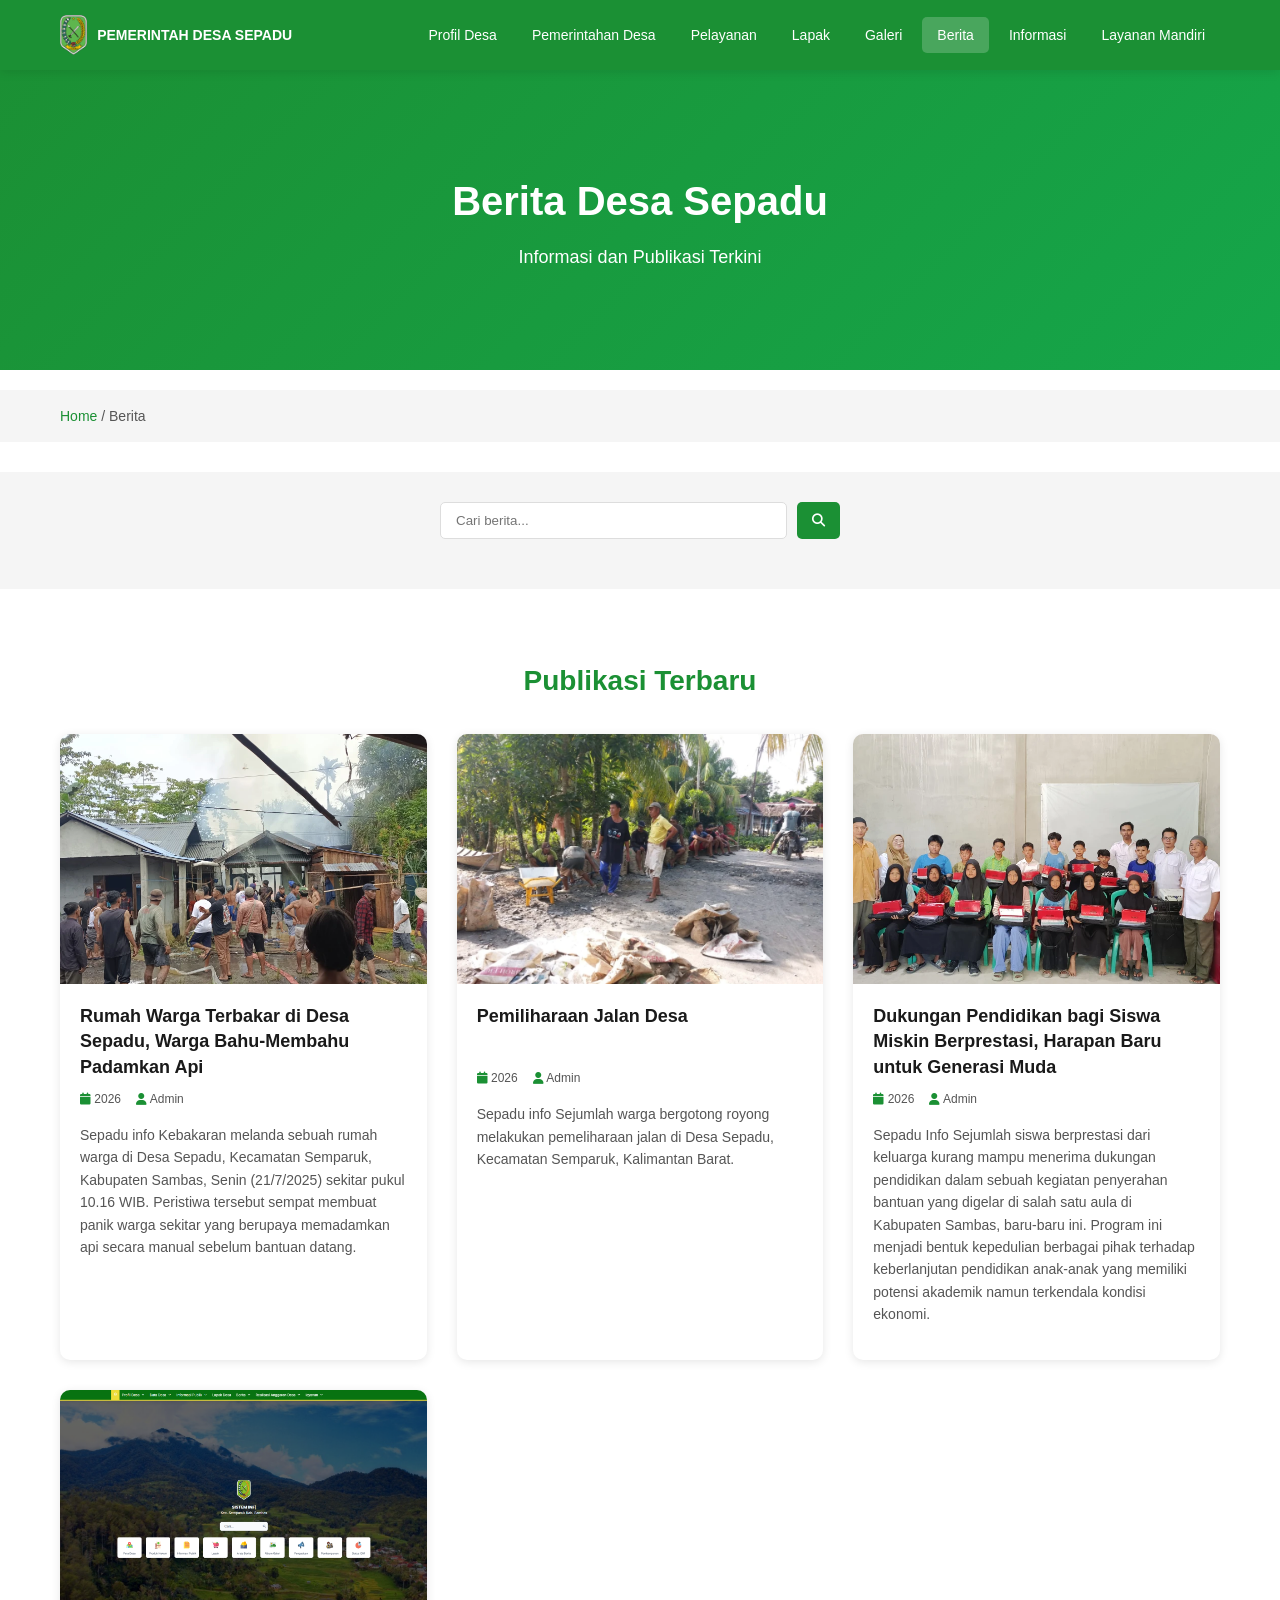
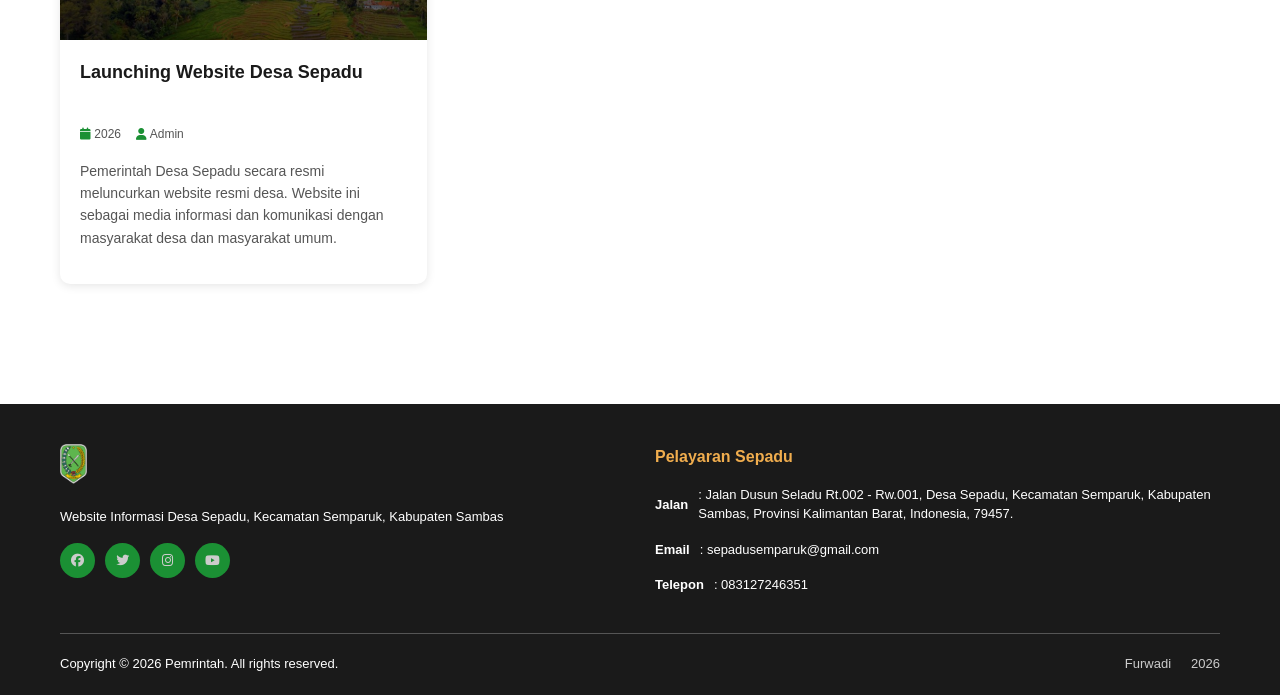
<file: public/website/berita.html>
<!DOCTYPE html>
<html lang="id">
<head>
    <meta charset="UTF-8">
    <meta name="viewport" content="width=device-width, initial-scale=1.0">
    <title>Berita Desa - Desa Sepadu</title>
    <link rel="stylesheet" href="assets/css/style.css">
    <link rel="stylesheet" href="https://cdnjs.cloudflare.com/ajax/libs/font-awesome/6.4.0/css/all.min.css">
</head>
<body>
    <nav class="navbar">
        <div class="container">
            <div class="nav-wrapper">
                <div class="nav-logo">
                    <img src="../aset/Logo-Kab-Sambas.png" alt="Logo Sambas">
                    <span>PEMERINTAH DESA SEPADU</span>
                </div>
                <button class="mobile-menu-toggle">
                    <span></span>
                    <span></span>
                    <span></span>
                </button>
                <ul class="nav-menu">
                    <li><a href="index.html">Profil Desa</a></li>
                    <li class="dropdown">
                        <a href="#">Pemerintahan Desa</a>
                        <ul class="dropdown-menu">
                            <li><a href="aparatur.html">Aparatur Desa</a></li>
                            <li><a href="#">Struktur Organisasi</a></li>
                        </ul>
                    </li>
                    <li><a href="layanan.html">Pelayanan</a></li>
                    <li><a href="lapak.html">Lapak</a></li>
                    <li><a href="galeri.html">Galeri</a></li>
                    <li><a href="berita.html" class="active">Berita</a></li>
                    <li><a href="berita-detail.html">Informasi</a></li>
                    <li><a href="layanan-mandiri.html">Layanan Mandiri</a></li>
                </ul>
            </div>
        </div>
    </nav>
    <section class="hero-secondary">
        <div class="hero-overlay-secondary">
            <h1>Berita Desa Sepadu</h1>
            <p>Informasi dan Publikasi Terkini</p>
        </div>
    </section>
    <section class="breadcrumb">
        <div class="container">
            <a href="index.html">Home</a> / <span>Berita</span>
        </div>
    </section>
    <section class="search-filter">
        <div class="container">
            <div class="search-box">
                <input type="text" placeholder="Cari berita...">
                <button><i class="fas fa-search"></i></button>
            </div>
        </div>
    </section>
    <section class="berita-full">
        <div class="container">
            <h2>Publikasi Terbaru</h2>
            
            <div class="berita-full-grid">
                <article class="berita-full-card">
                    <div class="berita-featured-image">
                        <img src="../aset/berita1.webp" alt="Berita 1">
                    </div>
                    <div class="berita-content">
                        <h3>Rumah Warga Terbakar di Desa Sepadu, Warga Bahu-Membahu Padamkan Api</h3>
                        <div class="berita-meta">
                            <span><i class="fas fa-calendar"></i>  2026</span>
                            <span><i class="fas fa-user"></i> Admin</span>
                        </div>
                        <p>Sepadu info Kebakaran melanda sebuah rumah warga di Desa Sepadu, Kecamatan Semparuk, Kabupaten Sambas, Senin (21/7/2025) sekitar pukul 10.16 WIB. Peristiwa tersebut sempat membuat panik warga sekitar yang berupaya memadamkan api secara manual sebelum bantuan datang.</p>
                        
                    </div>
                </article>
                <article class="berita-full-card">
                    <div class="berita-featured-image">
                        <img src="../aset/berita2.webp" alt="Berita 2">
                    </div>
                    <div class="berita-content">
                        <h3>Pemiliharaan Jalan Desa</h3>
                        <div class="berita-meta">
                            <span><i class="fas fa-calendar"></i>  2026</span>
                            <span><i class="fas fa-user"></i> Admin</span>
                        </div>
                        <p>Sepadu info Sejumlah warga bergotong royong melakukan pemeliharaan jalan di Desa Sepadu, Kecamatan Semparuk, Kalimantan Barat.</p>
                        
                    </div>
                </article>
                <article class="berita-full-card">
                    <div class="berita-featured-image">
                        <img src="../aset/sedang_cHibn_1771996929_Beasiswa_Masyarakat_Miskin.jpg" alt="Berita 3">
                    </div>
                    <div class="berita-content">
                        <h3>Dukungan Pendidikan bagi Siswa Miskin Berprestasi, Harapan Baru untuk Generasi Muda</h3>
                        <div class="berita-meta">
                            <span><i class="fas fa-calendar"></i>  2026</span>
                            <span><i class="fas fa-user"></i> Admin</span>
                        </div>
                        <p>Sepadu Info Sejumlah siswa berprestasi dari keluarga kurang mampu menerima dukungan pendidikan dalam sebuah kegiatan penyerahan bantuan yang digelar di salah satu aula di Kabupaten Sambas, baru-baru ini. Program ini menjadi bentuk kepedulian berbagai pihak terhadap keberlanjutan pendidikan anak-anak yang memiliki potensi akademik namun terkendala kondisi ekonomi.</p>
                        
                    </div>
                </article>
                <article class="berita-full-card">
                    <div class="berita-featured-image">
                        <img src="../aset/sepaduinfo.png" alt="Berita 5">
                    </div>
                    <div class="berita-content">
                        <h3>Launching Website Desa Sepadu</h3>
                        <div class="berita-meta">
                            <span><i class="fas fa-calendar"></i>  2026</span>
                            <span><i class="fas fa-user"></i> Admin</span>
                        </div>
                        <p>Pemerintah Desa Sepadu secara resmi meluncurkan website resmi desa. Website ini sebagai media informasi dan komunikasi dengan masyarakat desa dan masyarakat umum.</p>
                        
                    </div>
                </article>
    </section>
    <footer class="footer">
        <div class="container">
            <div class="footer-content">
                <div class="footer-section">
                    <div class="footer-logo">
                        <img src="../aset/Logo-Kab-Sambas.png" alt="Logo">
                        <p>Website Informasi Desa Sepadu, Kecamatan Semparuk, Kabupaten Sambas</p>
                    </div>
                    <div class="social-links">
                        <a href="#"><i class="fab fa-facebook"></i></a>
                        <a href="#"><i class="fab fa-twitter"></i></a>
                        <a href="#"><i class="fab fa-instagram"></i></a>
                        <a href="#"><i class="fab fa-youtube"></i></a>
                    </div>
                </div>


                <div class="footer-section">
                    <h4>Pelayaran Sepadu</h4>
                    <div class="contact-info">
                        <p><strong>Jalan</strong>: Jalan Dusun Seladu Rt.002 - Rw.001, Desa Sepadu, Kecamatan Semparuk, Kabupaten Sambas, Provinsi Kalimantan Barat, Indonesia, 79457.</p>
                        <p><strong>Email</strong>: sepadusemparuk@gmail.com</p>
                        <p><strong>Telepon</strong>: 083127246351</p>
                    </div>
                </div>
            </div>

            <div class="footer-bottom">
                <p>Copyright © 2026 Pemrintah. All rights reserved.</p>
                <div class="footer-links">
                    <a href="#">Furwadi</a>
                    <a href="#">2026</a>
                </div>
            </div>
        </div>
    </footer>

    <script src="assets/js/script.js"></script>
</body>
</html>
</file>
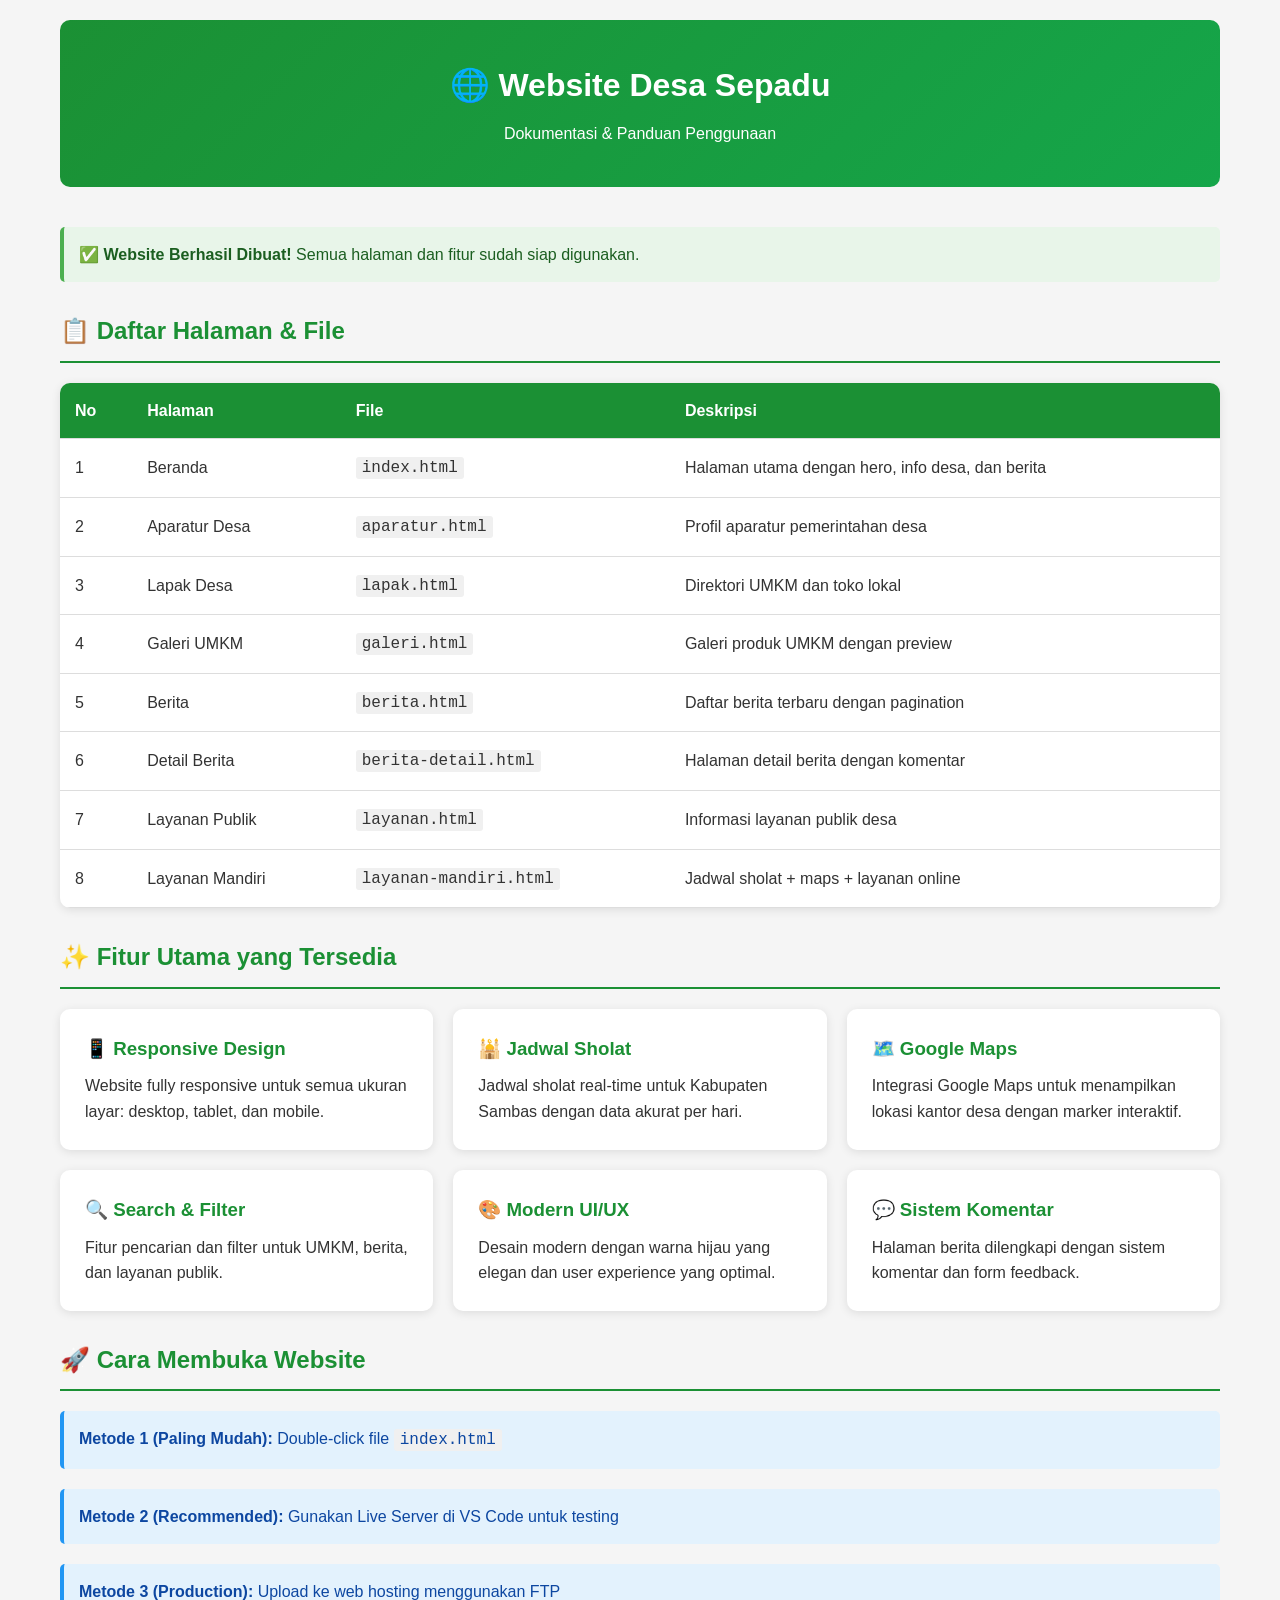
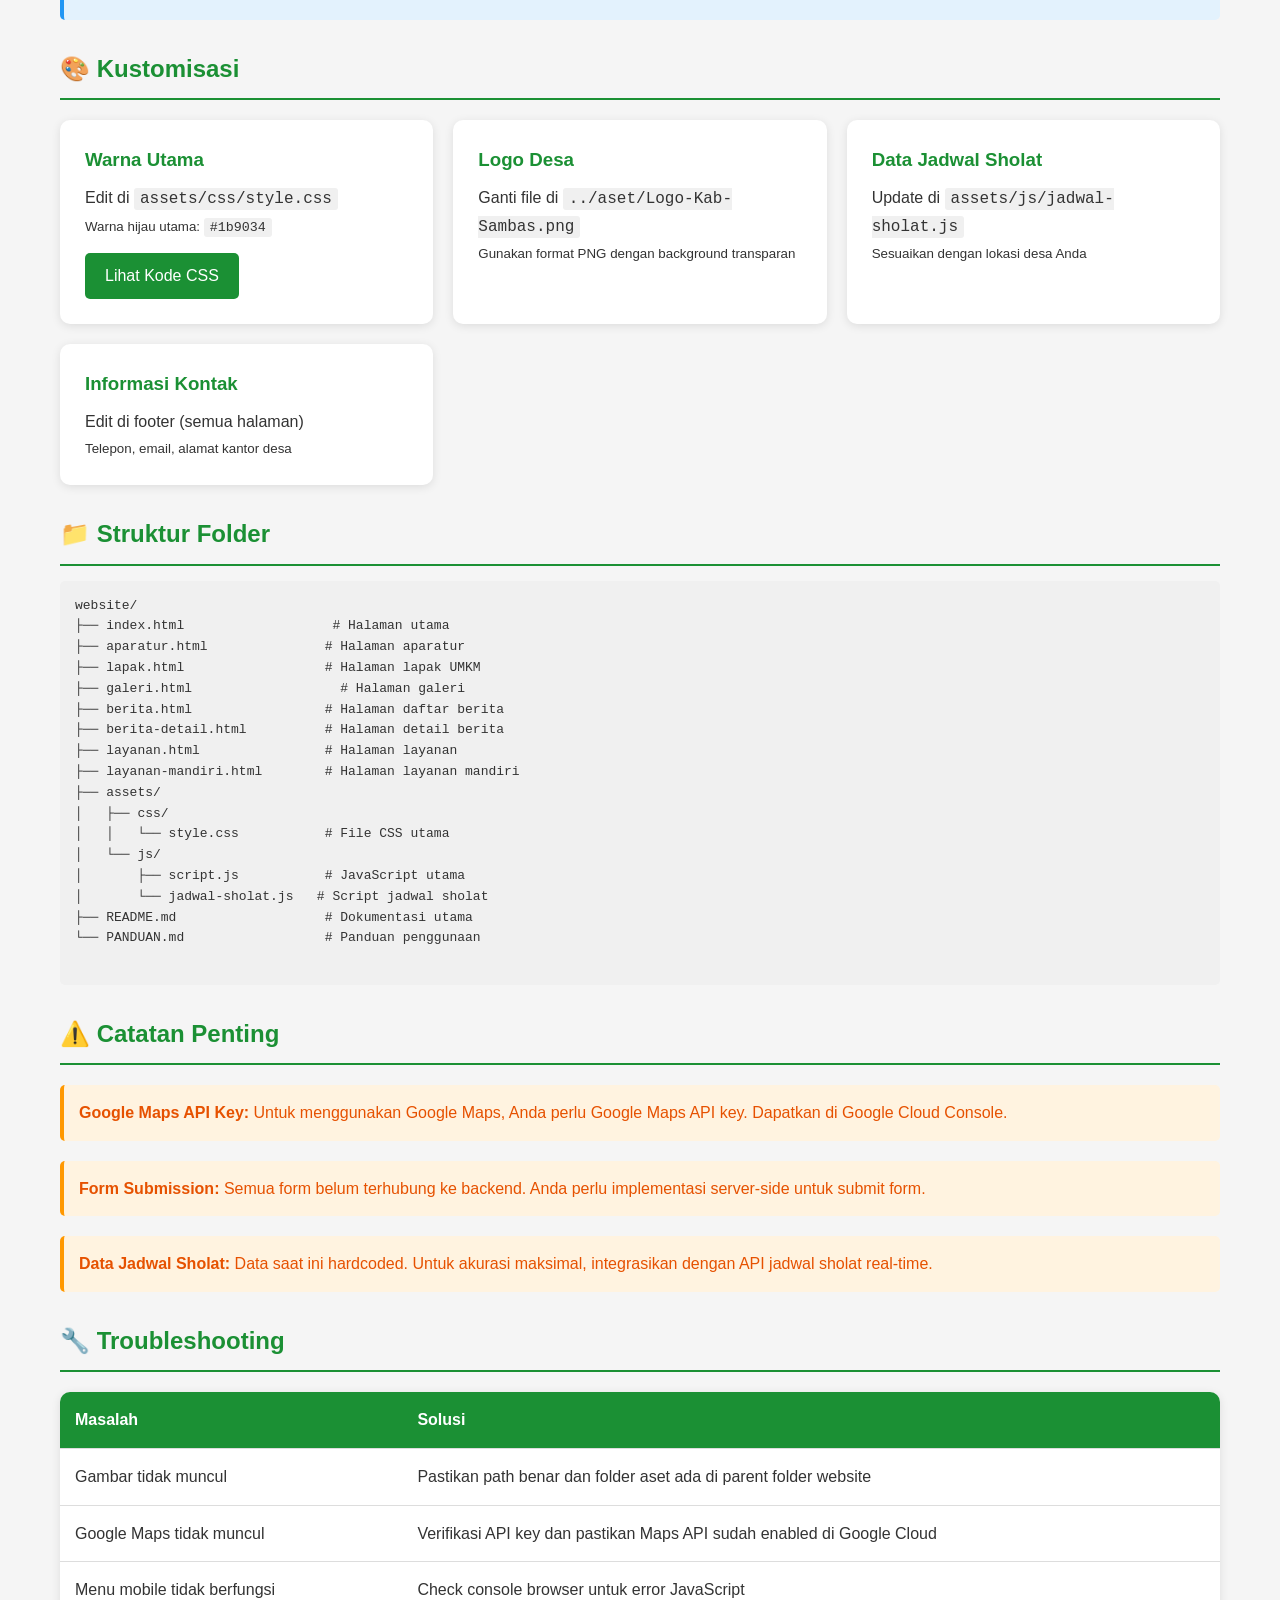
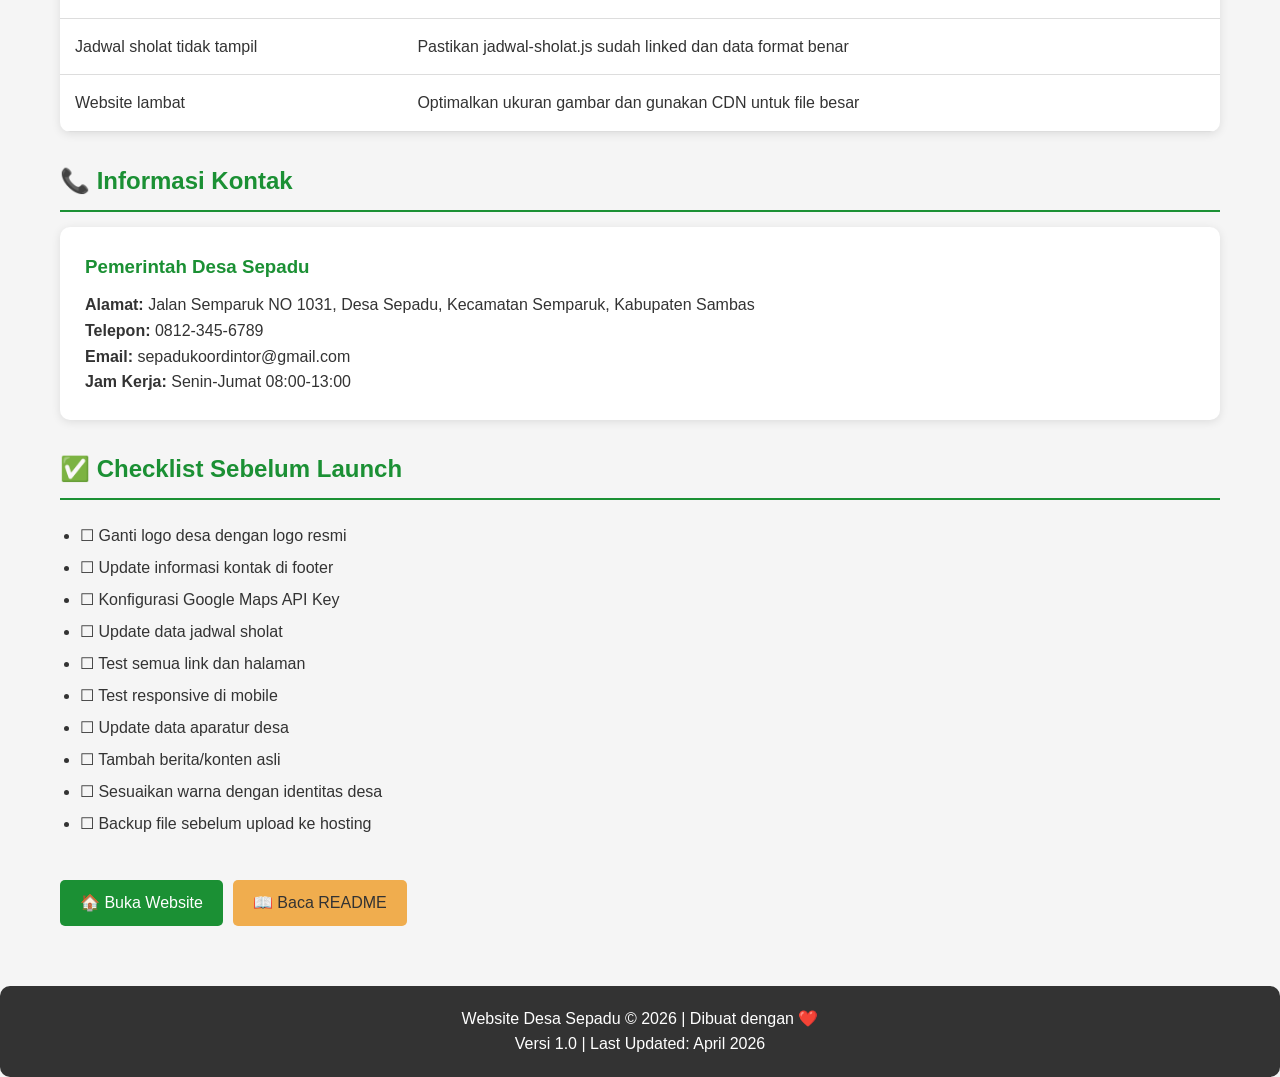
<file: public/website/dokumentasi.html>
<!DOCTYPE html>
<html lang="id">
<head>
    <meta charset="UTF-8">
    <meta name="viewport" content="width=device-width, initial-scale=1.0">
    <title>Website Desa Sepadu - Dokumentasi</title>
    <style>
        * {
            margin: 0;
            padding: 0;
            box-sizing: border-box;
        }
        body {
            font-family: 'Segoe UI', Tahoma, Geneva, Verdana, sans-serif;
            line-height: 1.6;
            color: #333;
            background-color: #f5f5f5;
        }
        .container {
            max-width: 1200px;
            margin: 0 auto;
            padding: 20px;
        }
        header {
            background: linear-gradient(135deg, #1b9034, #15a64a);
            color: white;
            padding: 40px 0;
            text-align: center;
            margin-bottom: 40px;
            border-radius: 10px;
        }
        h1 {
            font-size: 32px;
            margin-bottom: 10px;
        }
        h2 {
            color: #1b9034;
            margin: 30px 0 15px;
            border-bottom: 2px solid #1b9034;
            padding-bottom: 10px;
        }
        .grid {
            display: grid;
            grid-template-columns: repeat(auto-fit, minmax(300px, 1fr));
            gap: 20px;
            margin: 20px 0;
        }
        .card {
            background: white;
            padding: 25px;
            border-radius: 10px;
            box-shadow: 0 2px 10px rgba(0,0,0,0.1);
            transition: all 0.3s ease;
        }
        .card:hover {
            transform: translateY(-5px);
            box-shadow: 0 4px 20px rgba(0,0,0,0.15);
        }
        .card h3 {
            color: #1b9034;
            margin-bottom: 10px;
        }
        .card a {
            display: inline-block;
            background: #1b9034;
            color: white;
            padding: 10px 20px;
            border-radius: 5px;
            text-decoration: none;
            margin-top: 15px;
            transition: all 0.3s ease;
        }
        .card a:hover {
            background: #165a2a;
        }
        table {
            width: 100%;
            border-collapse: collapse;
            margin: 20px 0;
            background: white;
            box-shadow: 0 2px 10px rgba(0,0,0,0.1);
            border-radius: 10px;
            overflow: hidden;
        }
        thead {
            background: #1b9034;
            color: white;
        }
        th, td {
            padding: 15px;
            text-align: left;
            border-bottom: 1px solid #ddd;
        }
        tr:hover {
            background: #f9f9f9;
        }
        code {
            background: #f0f0f0;
            padding: 2px 6px;
            border-radius: 3px;
            font-family: 'Courier New', monospace;
        }
        .alert {
            padding: 15px;
            margin: 20px 0;
            border-radius: 5px;
        }
        .alert-info {
            background: #e3f2fd;
            border-left: 4px solid #2196f3;
            color: #0d47a1;
        }
        .alert-success {
            background: #e8f5e9;
            border-left: 4px solid #4caf50;
            color: #1b5e20;
        }
        .alert-warning {
            background: #fff3e0;
            border-left: 4px solid #ff9800;
            color: #e65100;
        }
        footer {
            background: #333;
            color: white;
            padding: 20px;
            text-align: center;
            margin-top: 40px;
            border-radius: 10px;
        }
        .btn-group {
            display: flex;
            gap: 10px;
            margin-top: 20px;
            flex-wrap: wrap;
        }
        .btn {
            padding: 10px 20px;
            border-radius: 5px;
            text-decoration: none;
            text-align: center;
            transition: all 0.3s ease;
        }
        .btn-primary {
            background: #1b9034;
            color: white;
        }
        .btn-primary:hover {
            background: #165a2a;
        }
        .btn-secondary {
            background: #f0ad4e;
            color: #333;
        }
        .btn-secondary:hover {
            background: #e89a3c;
        }
    </style>
</head>
<body>
    <div class="container">
        <header>
            <h1>🌐 Website Desa Sepadu</h1>
            <p>Dokumentasi & Panduan Penggunaan</p>
        </header>

        <div class="alert alert-success">
            <strong>✅ Website Berhasil Dibuat!</strong> Semua halaman dan fitur sudah siap digunakan.
        </div>

        <h2>📋 Daftar Halaman & File</h2>
        <table>
            <thead>
                <tr>
                    <th>No</th>
                    <th>Halaman</th>
                    <th>File</th>
                    <th>Deskripsi</th>
                </tr>
            </thead>
            <tbody>
                <tr>
                    <td>1</td>
                    <td>Beranda</td>
                    <td><code>index.html</code></td>
                    <td>Halaman utama dengan hero, info desa, dan berita</td>
                </tr>
                <tr>
                    <td>2</td>
                    <td>Aparatur Desa</td>
                    <td><code>aparatur.html</code></td>
                    <td>Profil aparatur pemerintahan desa</td>
                </tr>
                <tr>
                    <td>3</td>
                    <td>Lapak Desa</td>
                    <td><code>lapak.html</code></td>
                    <td>Direktori UMKM dan toko lokal</td>
                </tr>
                <tr>
                    <td>4</td>
                    <td>Galeri UMKM</td>
                    <td><code>galeri.html</code></td>
                    <td>Galeri produk UMKM dengan preview</td>
                </tr>
                <tr>
                    <td>5</td>
                    <td>Berita</td>
                    <td><code>berita.html</code></td>
                    <td>Daftar berita terbaru dengan pagination</td>
                </tr>
                <tr>
                    <td>6</td>
                    <td>Detail Berita</td>
                    <td><code>berita-detail.html</code></td>
                    <td>Halaman detail berita dengan komentar</td>
                </tr>
                <tr>
                    <td>7</td>
                    <td>Layanan Publik</td>
                    <td><code>layanan.html</code></td>
                    <td>Informasi layanan publik desa</td>
                </tr>
                <tr>
                    <td>8</td>
                    <td>Layanan Mandiri</td>
                    <td><code>layanan-mandiri.html</code></td>
                    <td>Jadwal sholat + maps + layanan online</td>
                </tr>
            </tbody>
        </table>

        <h2>✨ Fitur Utama yang Tersedia</h2>
        <div class="grid">
            <div class="card">
                <h3>📱 Responsive Design</h3>
                <p>Website fully responsive untuk semua ukuran layar: desktop, tablet, dan mobile.</p>
            </div>
            <div class="card">
                <h3>🕌 Jadwal Sholat</h3>
                <p>Jadwal sholat real-time untuk Kabupaten Sambas dengan data akurat per hari.</p>
            </div>
            <div class="card">
                <h3>🗺️ Google Maps</h3>
                <p>Integrasi Google Maps untuk menampilkan lokasi kantor desa dengan marker interaktif.</p>
            </div>
            <div class="card">
                <h3>🔍 Search & Filter</h3>
                <p>Fitur pencarian dan filter untuk UMKM, berita, dan layanan publik.</p>
            </div>
            <div class="card">
                <h3>🎨 Modern UI/UX</h3>
                <p>Desain modern dengan warna hijau yang elegan dan user experience yang optimal.</p>
            </div>
            <div class="card">
                <h3>💬 Sistem Komentar</h3>
                <p>Halaman berita dilengkapi dengan sistem komentar dan form feedback.</p>
            </div>
        </div>

        <h2>🚀 Cara Membuka Website</h2>
        <div class="alert alert-info">
            <strong>Metode 1 (Paling Mudah):</strong> Double-click file <code>index.html</code>
        </div>
        <div class="alert alert-info">
            <strong>Metode 2 (Recommended):</strong> Gunakan Live Server di VS Code untuk testing
        </div>
        <div class="alert alert-info">
            <strong>Metode 3 (Production):</strong> Upload ke web hosting menggunakan FTP
        </div>

        <h2>🎨 Kustomisasi</h2>
        <div class="grid">
            <div class="card">
                <h3>Warna Utama</h3>
                <p>Edit di <code>assets/css/style.css</code></p>
                <p><small>Warna hijau utama: <code>#1b9034</code></small></p>
                <a href="#">Lihat Kode CSS</a>
            </div>
            <div class="card">
                <h3>Logo Desa</h3>
                <p>Ganti file di <code>../aset/Logo-Kab-Sambas.png</code></p>
                <p><small>Gunakan format PNG dengan background transparan</small></p>
            </div>
            <div class="card">
                <h3>Data Jadwal Sholat</h3>
                <p>Update di <code>assets/js/jadwal-sholat.js</code></p>
                <p><small>Sesuaikan dengan lokasi desa Anda</small></p>
            </div>
            <div class="card">
                <h3>Informasi Kontak</h3>
                <p>Edit di footer (semua halaman)</p>
                <p><small>Telepon, email, alamat kantor desa</small></p>
            </div>
        </div>

        <h2>📁 Struktur Folder</h2>
        <pre style="background: #f0f0f0; padding: 15px; border-radius: 5px; overflow-x: auto;">
website/
├── index.html                   # Halaman utama
├── aparatur.html               # Halaman aparatur
├── lapak.html                  # Halaman lapak UMKM
├── galeri.html                   # Halaman galeri
├── berita.html                 # Halaman daftar berita
├── berita-detail.html          # Halaman detail berita
├── layanan.html                # Halaman layanan
├── layanan-mandiri.html        # Halaman layanan mandiri
├── assets/
│   ├── css/
│   │   └── style.css           # File CSS utama
│   └── js/
│       ├── script.js           # JavaScript utama
│       └── jadwal-sholat.js   # Script jadwal sholat
├── README.md                   # Dokumentasi utama
└── PANDUAN.md                  # Panduan penggunaan
        </pre>

        <h2>⚠️ Catatan Penting</h2>
        <div class="alert alert-warning">
            <strong>Google Maps API Key:</strong> Untuk menggunakan Google Maps, Anda perlu Google Maps API key. Dapatkan di Google Cloud Console.
        </div>
        <div class="alert alert-warning">
            <strong>Form Submission:</strong> Semua form belum terhubung ke backend. Anda perlu implementasi server-side untuk submit form.
        </div>
        <div class="alert alert-warning">
            <strong>Data Jadwal Sholat:</strong> Data saat ini hardcoded. Untuk akurasi maksimal, integrasikan dengan API jadwal sholat real-time.
        </div>

        <h2>🔧 Troubleshooting</h2>
        <table>
            <thead>
                <tr>
                    <th>Masalah</th>
                    <th>Solusi</th>
                </tr>
            </thead>
            <tbody>
                <tr>
                    <td>Gambar tidak muncul</td>
                    <td>Pastikan path benar dan folder aset ada di parent folder website</td>
                </tr>
                <tr>
                    <td>Google Maps tidak muncul</td>
                    <td>Verifikasi API key dan pastikan Maps API sudah enabled di Google Cloud</td>
                </tr>
                <tr>
                    <td>Menu mobile tidak berfungsi</td>
                    <td>Check console browser untuk error JavaScript</td>
                </tr>
                <tr>
                    <td>Jadwal sholat tidak tampil</td>
                    <td>Pastikan jadwal-sholat.js sudah linked dan data format benar</td>
                </tr>
                <tr>
                    <td>Website lambat</td>
                    <td>Optimalkan ukuran gambar dan gunakan CDN untuk file besar</td>
                </tr>
            </tbody>
        </table>

        <h2>📞 Informasi Kontak</h2>
        <div class="card">
            <h3>Pemerintah Desa Sepadu</h3>
            <p><strong>Alamat:</strong> Jalan Semparuk NO 1031, Desa Sepadu, Kecamatan Semparuk, Kabupaten Sambas</p>
            <p><strong>Telepon:</strong> 0812-345-6789</p>
            <p><strong>Email:</strong> sepadukoordintor@gmail.com</p>
            <p><strong>Jam Kerja:</strong> Senin-Jumat 08:00-13:00</p>
        </div>

        <h2>✅ Checklist Sebelum Launch</h2>
        <ul style="margin: 20px; line-height: 2;">
            <li>☐ Ganti logo desa dengan logo resmi</li>
            <li>☐ Update informasi kontak di footer</li>
            <li>☐ Konfigurasi Google Maps API Key</li>
            <li>☐ Update data jadwal sholat</li>
            <li>☐ Test semua link dan halaman</li>
            <li>☐ Test responsive di mobile</li>
            <li>☐ Update data aparatur desa</li>
            <li>☐ Tambah berita/konten asli</li>
            <li>☐ Sesuaikan warna dengan identitas desa</li>
            <li>☐ Backup file sebelum upload ke hosting</li>
        </ul>

        <div class="btn-group" style="margin-top: 40px;">
            <a href="index.html" class="btn btn-primary">🏠 Buka Website</a>
            <a href="README.md" class="btn btn-secondary">📖 Baca README</a>
        </div>
    </div>

    <footer>
        <p>Website Desa Sepadu &copy; 2026 | Dibuat dengan ❤️</p>
        <p>Versi 1.0 | Last Updated: April 2026</p>
    </footer>
</body>
</html>
</file>
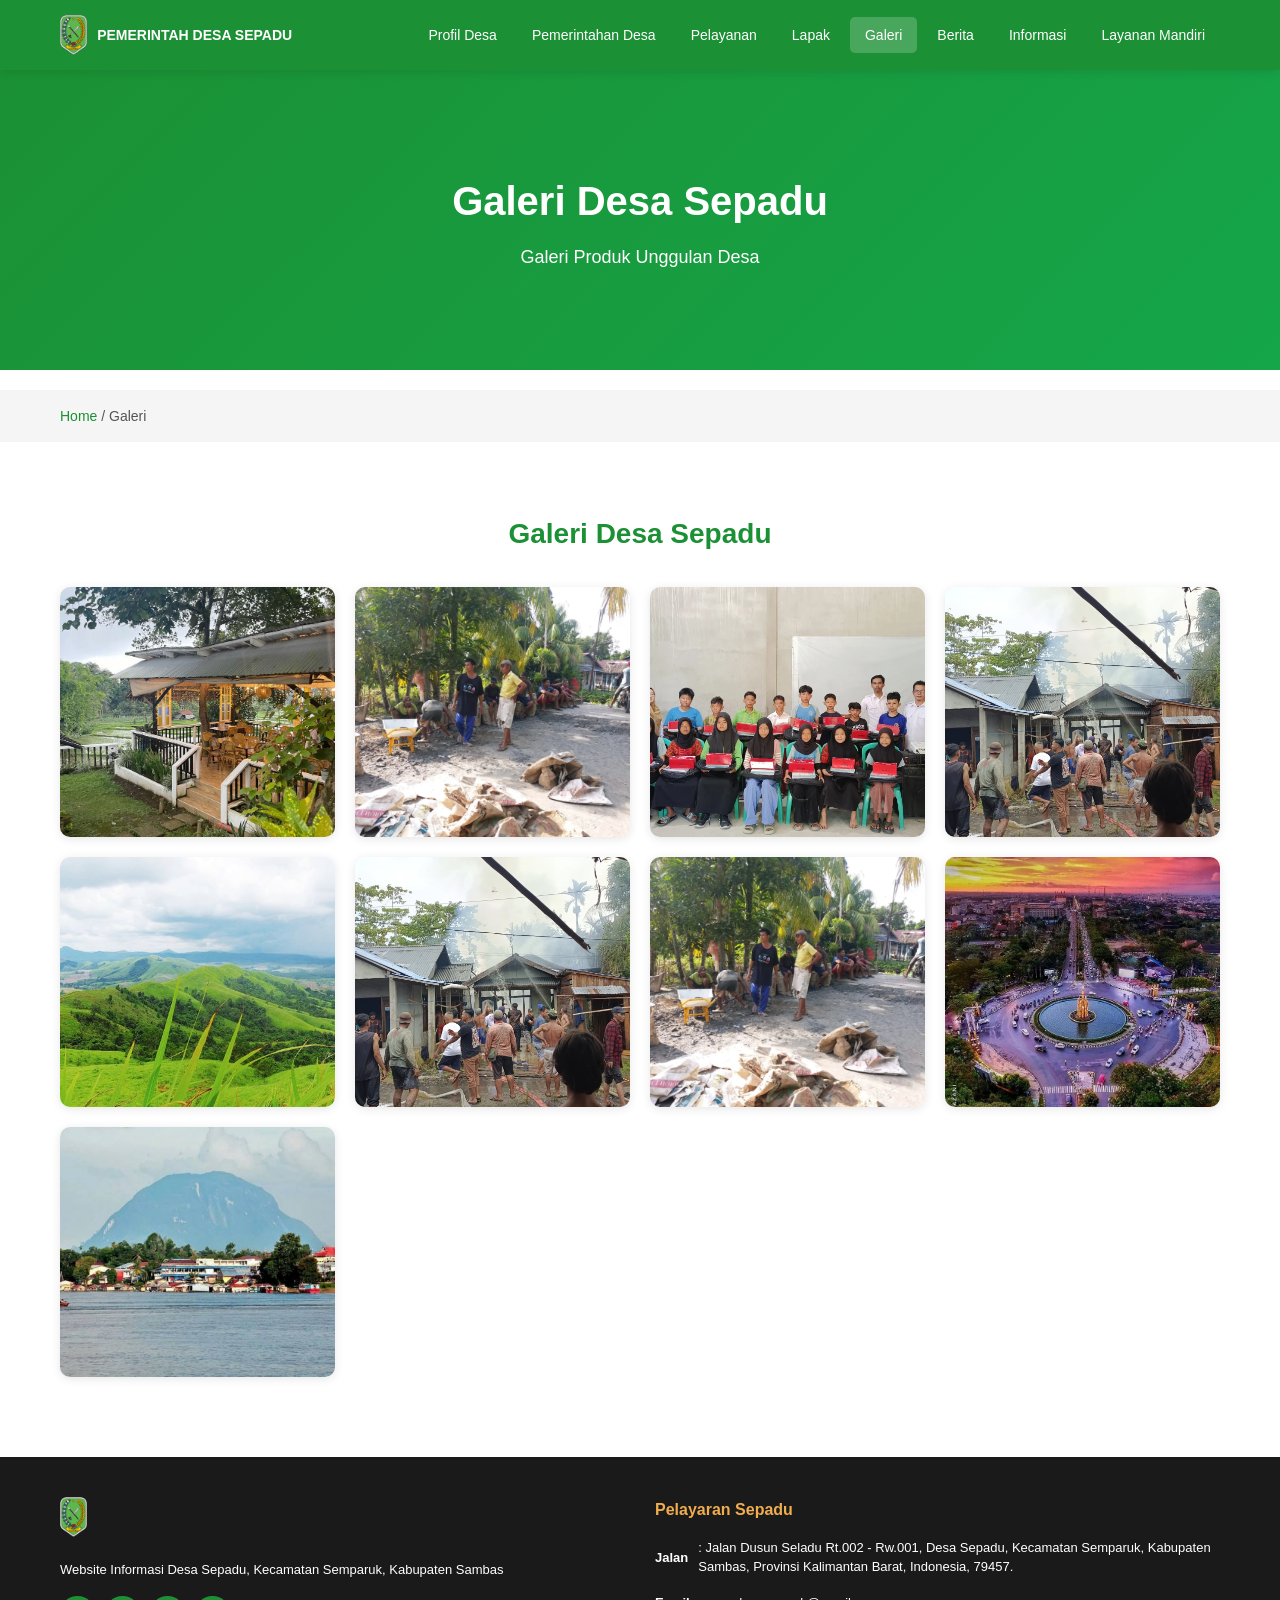
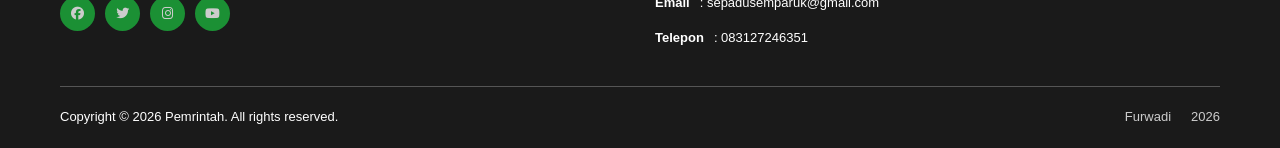
<file: public/website/galeri.html>
<!DOCTYPE html>
<html lang="id">
<head>
    <meta charset="UTF-8">
    <meta name="viewport" content="width=device-width, initial-scale=1.0">
    <title>UMKM Desa - Desa Sepadu</title>
    <link rel="stylesheet" href="assets/css/style.css">
    <link rel="stylesheet" href="https://cdnjs.cloudflare.com/ajax/libs/font-awesome/6.4.0/css/all.min.css">
</head>
<body>
    <nav class="navbar">
        <div class="container">
            <div class="nav-wrapper">
                <div class="nav-logo">
                    <img src="../aset/Logo-Kab-Sambas.png" alt="Logo Sambas">
                    <span>PEMERINTAH DESA SEPADU</span>
                </div>
                <button class="mobile-menu-toggle">
                    <span></span>
                    <span></span>
                    <span></span>
                </button>
                <ul class="nav-menu">
                    <li><a href="index.html">Profil Desa</a></li>
                    <li class="dropdown">
                        <a href="#">Pemerintahan Desa</a>
                        <ul class="dropdown-menu">
                            <li><a href="aparatur.html">Aparatur Desa</a></li>
                            <li><a href="#">Struktur Organisasi</a></li>
                        </ul>
                    </li>
                    <li><a href="layanan.html">Pelayanan</a></li>
                    <li><a href="lapak.html">Lapak</a></li>
                    <li><a href="galeri.html" class="active">Galeri</a></li>
                    <li><a href="berita.html">Berita</a></li>
                    <li><a href="berita-detail.html">Informasi</a></li>
                    <li><a href="layanan-mandiri.html">Layanan Mandiri</a></li>
                </ul>
            </div>
        </div>
    </nav>
    <section class="hero-secondary">
        <div class="hero-overlay-secondary">
            <h1>Galeri Desa Sepadu</h1>
            <p>Galeri Produk Unggulan Desa</p>
        </div>
    </section>
    <section class="breadcrumb">
        <div class="container">
            <a href="index.html">Home</a> / <span>Galeri</span>
        </div>
    </section>
    <section class="umkm-gallery">
        <div class="container">
            <h2>Galeri Desa Sepadu</h2>
            
            <div class="gallery-grid">
                <div class="gallery-card">
                    <div class="gallery-image">
                        <img src="../aset/50fb726a1d5c7e4212ce5c9032522186.jpg" alt="UMKM 1">
                        <div class="overlay">
                            <button class="view-btn"><i class="fas fa-eye"></i> Lihat</button>
                        </div>
                    </div>
                </div>
                <div class="gallery-card">
                    <div class="gallery-image">
                        <img src="../aset/berita2.webp" alt="UMKM 2">
                        <div class="overlay">
                            <button class="view-btn"><i class="fas fa-eye"></i> Lihat</button>
                        </div>
                    </div>
                </div>
                <div class="gallery-card">
                    <div class="gallery-image">
                        <img src="../aset/sedang_cHibn_1771996929_Beasiswa_Masyarakat_Miskin.jpg" alt="UMKM 3">
                        <div class="overlay">
                            <button class="view-btn"><i class="fas fa-eye"></i> Lihat</button>
                        </div>
                    </div>
                </div>
                <div class="gallery-card">
                    <div class="gallery-image">
                        <img src="../aset/berita1.webp" alt="UMKM 4">
                        <div class="overlay">
                            <button class="view-btn"><i class="fas fa-eye"></i> Lihat</button>
                        </div>
                    </div>
                </div>
                <div class="gallery-card">
                    <div class="gallery-image">
                        <img src="../aset/bgdesa.jpeg" alt="UMKM 5">
                        <div class="overlay">
                            <button class="view-btn"><i class="fas fa-eye"></i> Lihat</button>
                        </div>
                    </div>
                </div>
                <div class="gallery-card">
                    <div class="gallery-image">
                        <img src="../aset/berita1.webp" alt="UMKM 7">
                        <div class="overlay">
                            <button class="view-btn"><i class="fas fa-eye"></i> Lihat</button>
                        </div>
                    </div>
                </div>
                <div class="gallery-card">
                    <div class="gallery-image">
                        <img src="../aset/berita2.webp" alt="UMKM 8">
                        <div class="overlay">
                            <button class="view-btn"><i class="fas fa-eye"></i> Lihat</button>
                        </div>
                    </div>
                </div>
                <div class="gallery-card">
                    <div class="gallery-image">
                        <img src="../aset/pemandangan.jpg" alt="UMKM 9">
                        <div class="overlay">
                            <button class="view-btn"><i class="fas fa-eye"></i> Lihat</button>
                        </div>
                    </div>
                </div>

                <div class="gallery-card">
                    <div class="gallery-image">
                        <img src="../aset/Gambar-Bukit-Kelam-Sintang-Kalimantan-Barat-hafidhyusril-696x462.jpg" alt="UMKM 10">
                        <div class="overlay">
                            <button class="view-btn"><i class="fas fa-eye"></i> Lihat</button>
                        </div>
                    </div>
                </div>
            </div>
        </div>
    </section>
    <footer class="footer">
        <div class="container">
            <div class="footer-content">
                <div class="footer-section">
                    <div class="footer-logo">
                        <img src="../aset/Logo-Kab-Sambas.png" alt="Logo">
                        <p>Website Informasi Desa Sepadu, Kecamatan Semparuk, Kabupaten Sambas</p>
                    </div>
                    <div class="social-links">
                        <a href="#"><i class="fab fa-facebook"></i></a>
                        <a href="#"><i class="fab fa-twitter"></i></a>
                        <a href="#"><i class="fab fa-instagram"></i></a>
                        <a href="#"><i class="fab fa-youtube"></i></a>
                    </div>
                </div>
                    <div class="footer-section">
                    <h4>Pelayaran Sepadu</h4>
                    <div class="contact-info">
                        <p><strong>Jalan</strong>: Jalan Dusun Seladu Rt.002 - Rw.001, Desa Sepadu, Kecamatan Semparuk, Kabupaten Sambas, Provinsi Kalimantan Barat, Indonesia, 79457.</p>
                        <p><strong>Email</strong>: sepadusemparuk@gmail.com</p>
                        <p><strong>Telepon</strong>: 083127246351</p>
                    </div>
                </div>
            </div>


            <div class="footer-bottom">
                <p>Copyright © 2026 Pemrintah. All rights reserved.</p>
                <div class="footer-links">
                    <a href="#">Furwadi</a>
                    <a href="#">2026</a>
                </div>
            </div>
        </div>
    </footer>

    <script src="assets/js/script.js"></script>
</body>
</html>
</file>
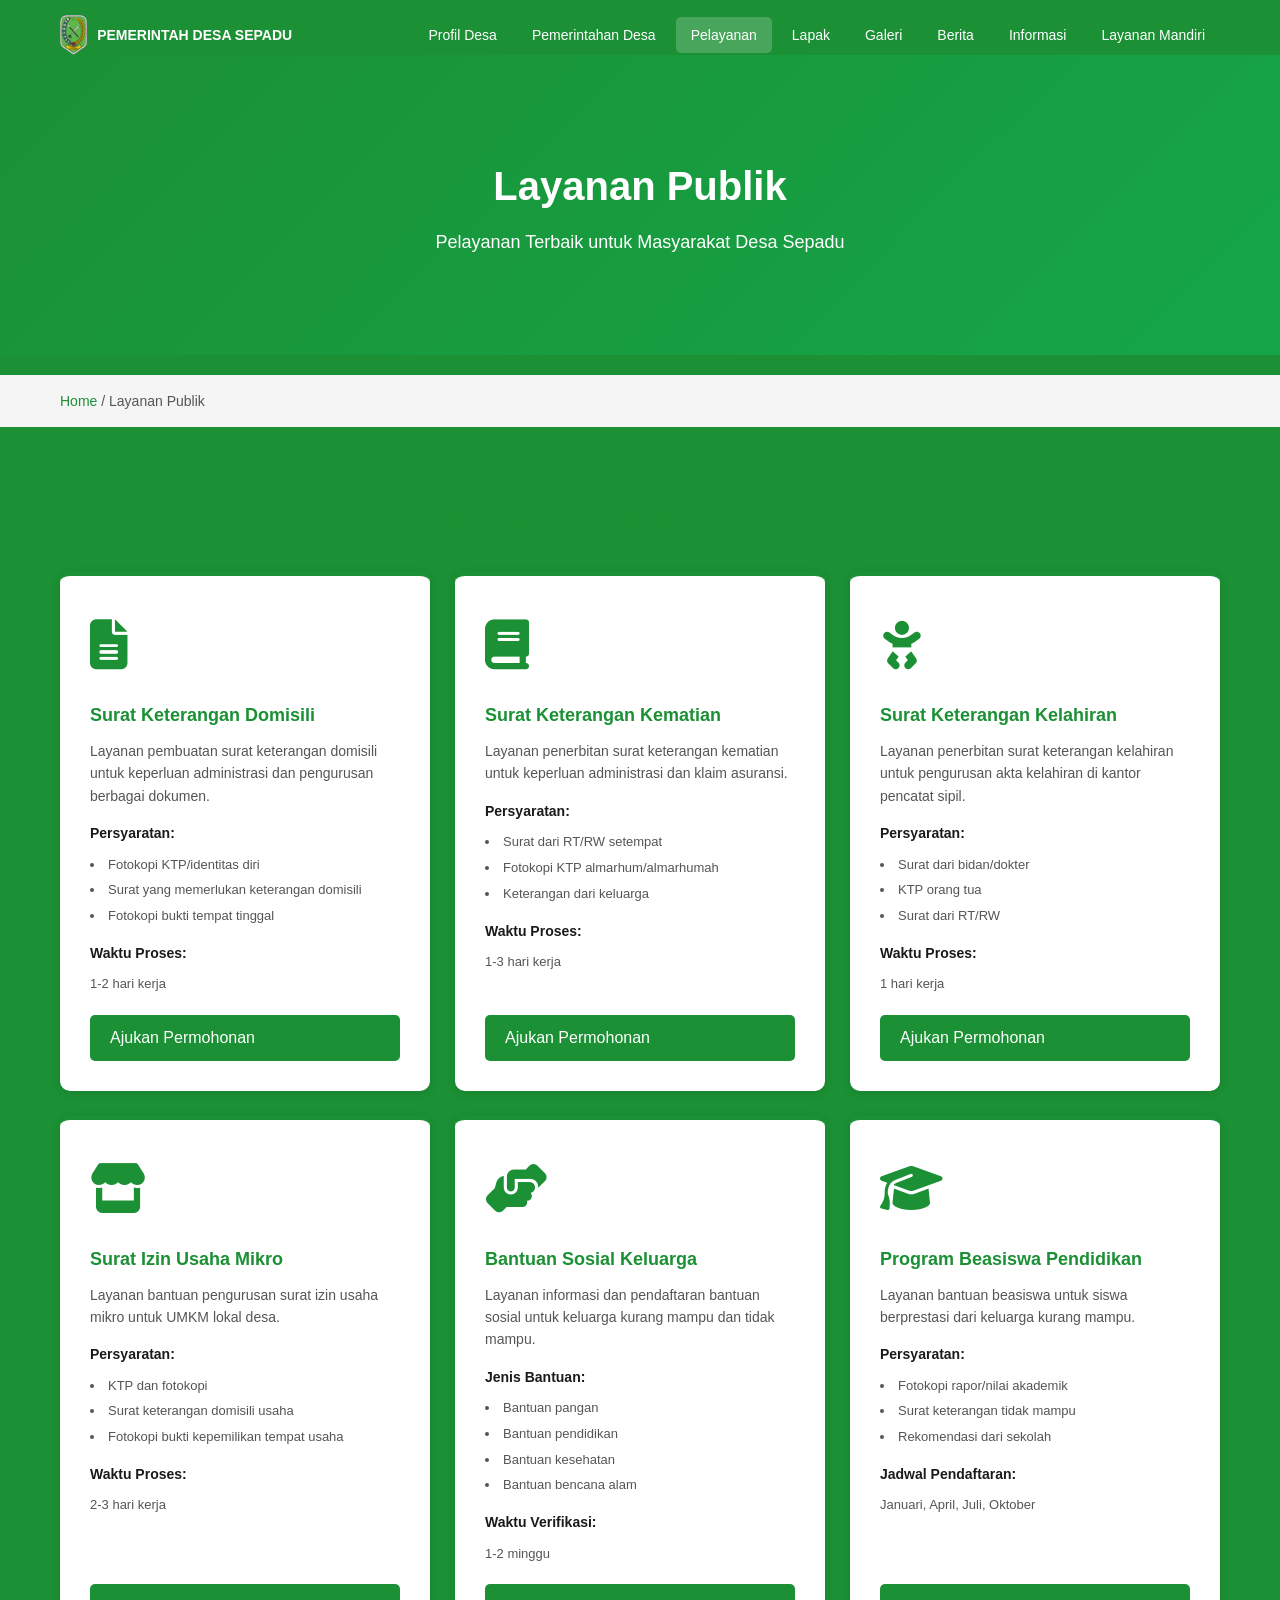
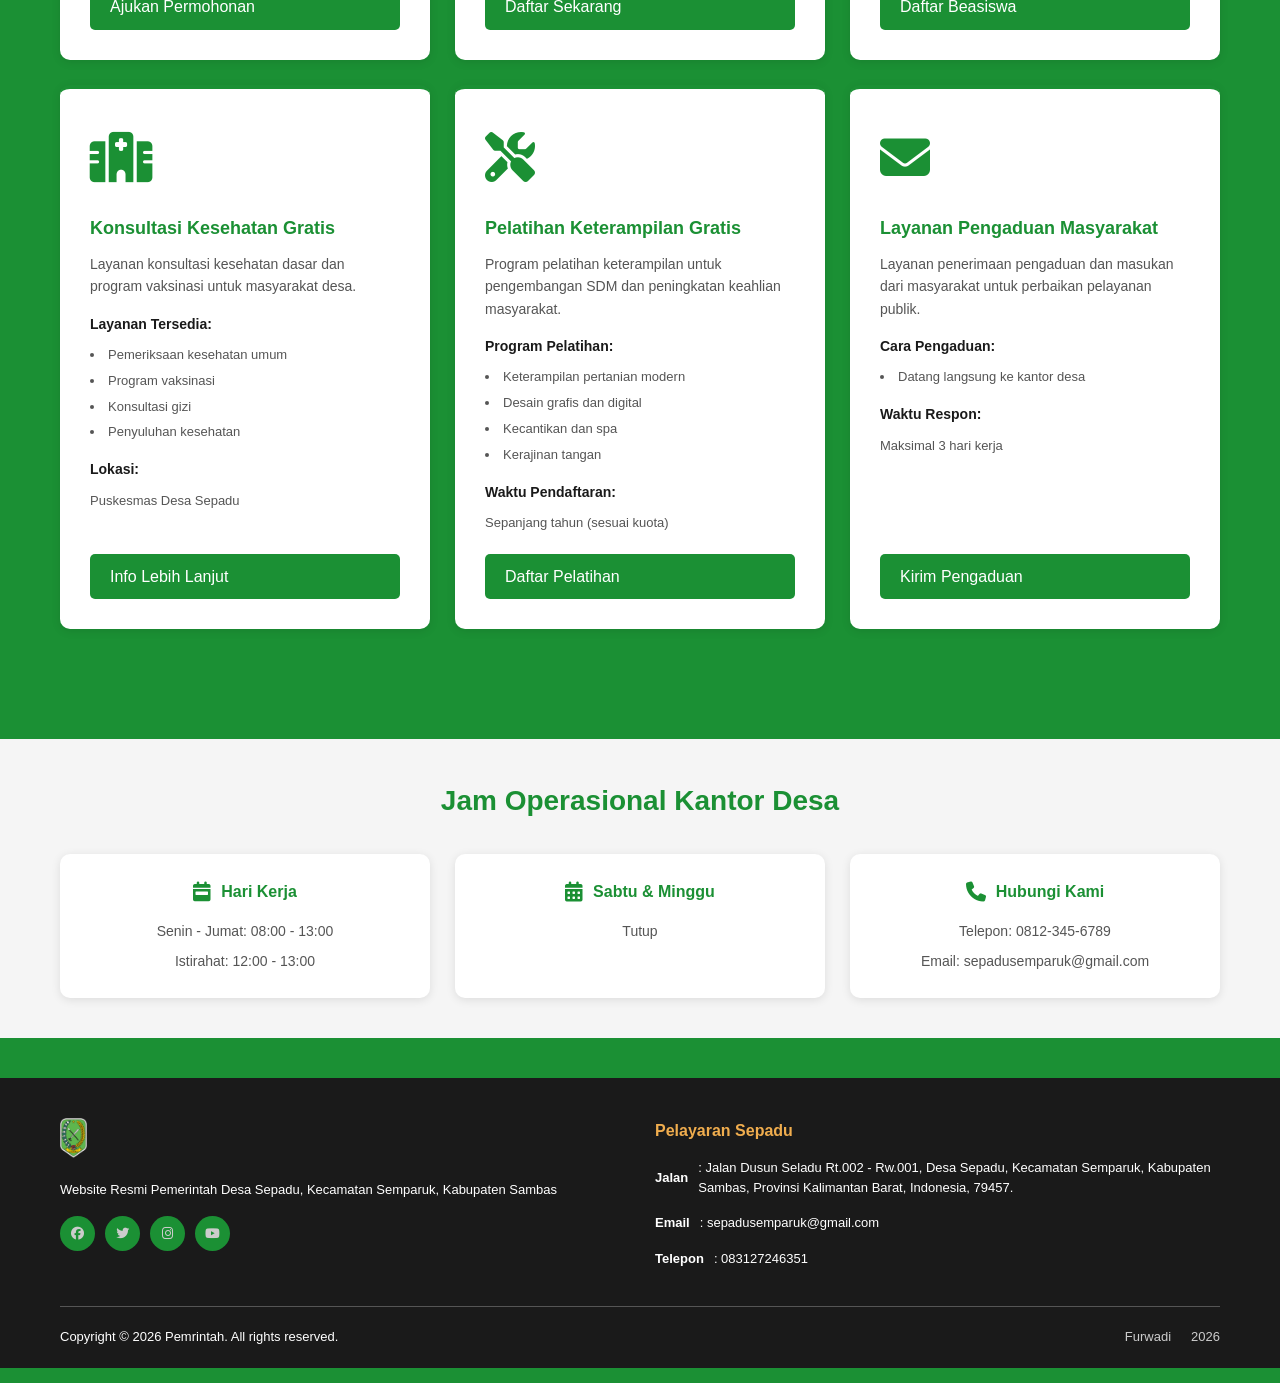
<file: public/website/layanan.html>
<!DOCTYPE html>
<html lang="id">
<head>
    <meta charset="UTF-8">
    <meta name="viewport" content="width=device-width, initial-scale=1.0">
    <title>Layanan Publik - Desa Sepadu</title>
    <link rel="stylesheet" href="assets/css/style.css">
    <link rel="stylesheet" href="https://cdnjs.cloudflare.com/ajax/libs/font-awesome/6.4.0/css/all.min.css">
</head>
<body
    <nav class="navbar">
        <div class="container">
            <div class="nav-wrapper">
                <div class="nav-logo">
                    <img src="../aset/Logo-Kab-Sambas.png" alt="Logo Sambas">
                    <span>PEMERINTAH DESA SEPADU</span>
                </div>
                <button class="mobile-menu-toggle">
                    <span></span>
                    <span></span>
                    <span></span>
                </button>
                <ul class="nav-menu">
                    <li><a href="index.html">Profil Desa</a></li>
                    <li class="dropdown">
                        <a href="#">Pemerintahan Desa</a>
                        <ul class="dropdown-menu">
                            <li><a href="aparatur.html">Aparatur Desa</a></li>
                            <li><a href="#">Struktur Organisasi</a></li>
                        </ul>
                    </li>
                    <li><a href="layanan.html" class="active">Pelayanan</a></li>
                    <li><a href="lapak.html">Lapak</a></li>
                    <li><a href="galeri.html">Galeri</a></li>
                    <li><a href="berita.html">Berita</a></li>
                    <li><a href="berita-detail.html">Informasi</a></li>
                    <li><a href="layanan-mandiri.html">Layanan Mandiri</a></li>
                </ul>
            </div>
        </div>
    </nav>
    <section class="hero-secondary">
        <div class="hero-overlay-secondary">
            <h1>Layanan Publik</h1>
            <p>Pelayanan Terbaik untuk Masyarakat Desa Sepadu</p>
        </div>
    </section>
    <section class="breadcrumb">
        <div class="container">
            <a href="index.html">Home</a> / <span>Layanan Publik</span>
        </div>
    </section>

    <section class="layanan-publik-full">
        <div class="container">
            <h2>Daftar Layanan Desa Sepadu</h2>
            
            <div class="layanan-full-grid">
                <div class="layanan-full-card">
                    <div class="layanan-icon-large">
                        <i class="fas fa-file-alt"></i>
                    </div>
                    <h3>Surat Keterangan Domisili</h3>
                    <p class="layanan-description">Layanan pembuatan surat keterangan domisili untuk keperluan administrasi dan pengurusan berbagai dokumen.</p>
                    <div class="layanan-detail">
                        <h4>Persyaratan:</h4>
                        <ul>
                            <li>Fotokopi KTP/identitas diri</li>
                            <li>Surat yang memerlukan keterangan domisili</li>
                            <li>Fotokopi bukti tempat tinggal</li>
                        </ul>
                        <h4 style="margin-top: 15px;">Waktu Proses:</h4>
                        <p>1-2 hari kerja</p>
                    </div>
                    <a href="#" class="btn-layanan">Ajukan Permohonan</a>
                </div>
                <div class="layanan-full-card">
                    <div class="layanan-icon-large">
                        <i class="fas fa-book"></i>
                    </div>
                    <h3>Surat Keterangan Kematian</h3>
                    <p class="layanan-description">Layanan penerbitan surat keterangan kematian untuk keperluan administrasi dan klaim asuransi.</p>
                    <div class="layanan-detail">
                        <h4>Persyaratan:</h4>
                        <ul>
                            <li>Surat dari RT/RW setempat</li>
                            <li>Fotokopi KTP almarhum/almarhumah</li>
                            <li>Keterangan dari keluarga</li>
                        </ul>
                        <h4 style="margin-top: 15px;">Waktu Proses:</h4>
                        <p>1-3 hari kerja</p>
                    </div>
                    <a href="#" class="btn-layanan">Ajukan Permohonan</a>
                </div>
                <div class="layanan-full-card">
                    <div class="layanan-icon-large">
                        <i class="fas fa-baby"></i>
                    </div>
                    <h3>Surat Keterangan Kelahiran</h3>
                    <p class="layanan-description">Layanan penerbitan surat keterangan kelahiran untuk pengurusan akta kelahiran di kantor pencatat sipil.</p>
                    <div class="layanan-detail">
                        <h4>Persyaratan:</h4>
                        <ul>
                            <li>Surat dari bidan/dokter</li>
                            <li>KTP orang tua</li>
                            <li>Surat dari RT/RW</li>
                        </ul>
                        <h4 style="margin-top: 15px;">Waktu Proses:</h4>
                        <p>1 hari kerja</p>
                    </div>
                    <a href="#" class="btn-layanan">Ajukan Permohonan</a>
                </div>
                <div class="layanan-full-card">
                    <div class="layanan-icon-large">
                        <i class="fas fa-store"></i>
                    </div>
                    <h3>Surat Izin Usaha Mikro</h3>
                    <p class="layanan-description">Layanan bantuan pengurusan surat izin usaha mikro untuk UMKM lokal desa.</p>
                    <div class="layanan-detail">
                        <h4>Persyaratan:</h4>
                        <ul>
                            <li>KTP dan fotokopi</li>
                            <li>Surat keterangan domisili usaha</li>
                            <li>Fotokopi bukti kepemilikan tempat usaha</li>
                        </ul>
                        <h4 style="margin-top: 15px;">Waktu Proses:</h4>
                        <p>2-3 hari kerja</p>
                    </div>
                    <a href="#" class="btn-layanan">Ajukan Permohonan</a>
                </div>
                <div class="layanan-full-card">
                    <div class="layanan-icon-large">
                        <i class="fas fa-hands-helping"></i>
                    </div>
                    <h3>Bantuan Sosial Keluarga</h3>
                    <p class="layanan-description">Layanan informasi dan pendaftaran bantuan sosial untuk keluarga kurang mampu dan tidak mampu.</p>
                    <div class="layanan-detail">
                        <h4>Jenis Bantuan:</h4>
                        <ul>
                            <li>Bantuan pangan</li>
                            <li>Bantuan pendidikan</li>
                            <li>Bantuan kesehatan</li>
                            <li>Bantuan bencana alam</li>
                        </ul>
                        <h4 style="margin-top: 15px;">Waktu Verifikasi:</h4>
                        <p>1-2 minggu</p>
                    </div>
                    <a href="#" class="btn-layanan">Daftar Sekarang</a>
                </div>
                <div class="layanan-full-card">
                    <div class="layanan-icon-large">
                        <i class="fas fa-graduation-cap"></i>
                    </div>
                    <h3>Program Beasiswa Pendidikan</h3>
                    <p class="layanan-description">Layanan bantuan beasiswa untuk siswa berprestasi dari keluarga kurang mampu.</p>
                    <div class="layanan-detail">
                        <h4>Persyaratan:</h4>
                        <ul>
                            <li>Fotokopi rapor/nilai akademik</li>
                            <li>Surat keterangan tidak mampu</li>
                            <li>Rekomendasi dari sekolah</li>
                        </ul>
                        <h4 style="margin-top: 15px;">Jadwal Pendaftaran:</h4>
                        <p>Januari, April, Juli, Oktober</p>
                    </div>
                    <a href="#" class="btn-layanan">Daftar Beasiswa</a>
                </div>
                <div class="layanan-full-card">
                    <div class="layanan-icon-large">
                        <i class="fas fa-hospital"></i>
                    </div>
                    <h3>Konsultasi Kesehatan Gratis</h3>
                    <p class="layanan-description">Layanan konsultasi kesehatan dasar dan program vaksinasi untuk masyarakat desa.</p>
                    <div class="layanan-detail">
                        <h4>Layanan Tersedia:</h4>
                        <ul>
                            <li>Pemeriksaan kesehatan umum</li>
                            <li>Program vaksinasi</li>
                            <li>Konsultasi gizi</li>
                            <li>Penyuluhan kesehatan</li>
                        </ul>
                        <h4 style="margin-top: 15px;">Lokasi:</h4>
                        <p>Puskesmas Desa Sepadu</p>
                    </div>
                    <a href="#" class="btn-layanan">Info Lebih Lanjut</a>
                </div>
                <div class="layanan-full-card">
                    <div class="layanan-icon-large">
                        <i class="fas fa-tools"></i>
                    </div>
                    <h3>Pelatihan Keterampilan Gratis</h3>
                    <p class="layanan-description">Program pelatihan keterampilan untuk pengembangan SDM dan peningkatan keahlian masyarakat.</p>
                    <div class="layanan-detail">
                        <h4>Program Pelatihan:</h4>
                        <ul>
                            <li>Keterampilan pertanian modern</li>
                            <li>Desain grafis dan digital</li>
                            <li>Kecantikan dan spa</li>
                            <li>Kerajinan tangan</li>
                        </ul>
                        <h4 style="margin-top: 15px;">Waktu Pendaftaran:</h4>
                        <p>Sepanjang tahun (sesuai kuota)</p>
                    </div>
                    <a href="#" class="btn-layanan">Daftar Pelatihan</a>
                </div>
                <div class="layanan-full-card">
                    <div class="layanan-icon-large">
                        <i class="fas fa-envelope"></i>
                    </div>
                    <h3>Layanan Pengaduan Masyarakat</h3>
                    <p class="layanan-description">Layanan penerimaan pengaduan dan masukan dari masyarakat untuk perbaikan pelayanan publik.</p>
                    <div class="layanan-detail">
                        <h4>Cara Pengaduan:</h4>
                        <ul>
                            <li>Datang langsung ke kantor desa</li>
                        </ul>
                        <h4 style="margin-top: 15px;">Waktu Respon:</h4>
                        <p>Maksimal 3 hari kerja</p>
                    </div>
                    <a href="#" class="btn-layanan">Kirim Pengaduan</a>
                </div>
            </div>
        </div>
    </section>
    <section class="jam-operasional-section">
        <div class="container">
            <h2>Jam Operasional Kantor Desa</h2>
            <div class="jam-operasional-grid">
                <div class="jam-card">
                    <h4><i class="fas fa-calendar-week"></i> Hari Kerja</h4>
                    <p>Senin - Jumat: 08:00 - 13:00</p>
                    <p>Istirahat: 12:00 - 13:00</p>
                </div>
                <div class="jam-card">
                    <h4><i class="fas fa-calendar-alt"></i> Sabtu & Minggu</h4>
                    <p>Tutup</p>
                </div>
                <div class="jam-card">
                    <h4><i class="fas fa-phone"></i> Hubungi Kami</h4>
                    <p>Telepon: 0812-345-6789</p>
                    <p>Email: sepadusemparuk@gmail.com</p>
                </div>
            </div>
        </div>
    </section>

    <footer class="footer">
        <div class="container">
            <div class="footer-content">
                <div class="footer-section">
                    <div class="footer-logo">
                        <img src="../aset/Logo-Kab-Sambas.png" alt="Logo">
                        <p>Website Resmi Pemerintah Desa Sepadu, Kecamatan Semparuk, Kabupaten Sambas</p>
                    </div>
                    <div class="social-links">
                        <a href="#"><i class="fab fa-facebook"></i></a>
                        <a href="#"><i class="fab fa-twitter"></i></a>
                        <a href="#"><i class="fab fa-instagram"></i></a>
                        <a href="#"><i class="fab fa-youtube"></i></a>
                    </div>
                </div>
                <div class="footer-section">
                    <h4>Pelayaran Sepadu</h4>
                    <div class="contact-info">
                        <p><strong>Jalan</strong>: Jalan Dusun Seladu Rt.002 - Rw.001, Desa Sepadu, Kecamatan Semparuk, Kabupaten Sambas, Provinsi Kalimantan Barat, Indonesia, 79457.</p>
                        <p><strong>Email</strong>: sepadusemparuk@gmail.com</p>
                        <p><strong>Telepon</strong>: 083127246351</p>
                    </div>
                </div>
            </div>

            <div class="footer-bottom">
                <p>Copyright © 2026 Pemrintah. All rights reserved.</p>
                <div class="footer-links">
                    <a href="#">Furwadi</a>
                    <a href="#">2026</a>
                </div>
            </div>
        </div>
    </footer>

    <script src="assets/js/script.js"></script>
</body>
</html>
</file>
<file: public/website/assets/css/style.css>
:root {
    --primary-color: #1b9034;
    --secondary-color: #f0ad4e;
    --dark-color: #1a1a1a;
    --light-color: #f5f5f5;
    --border-color: #ddd;
    --text-color: #555;
    --success-color: #28a745;
    --warning-color: #ffc107;
    --danger-color: #dc3545;
}

* {
    margin: 0;
    padding: 0;
    box-sizing: border-box;
}

html {
    scroll-behavior: smooth;
}

body {
    font-family: 'Segoe UI', Tahoma, Geneva, Verdana, sans-serif;
    line-height: 1.6;
    color: var(--text-color);
    background-color: #fff;
}

.container {
    max-width: 1200px;
    margin: 0 auto;
    padding: 0 20px;
}



.navbar {
    background-color: var(--primary-color);
    padding: 15px 0;
    position: sticky;
    top: 0;
    z-index: 1000;
    box-shadow: 0 2px 10px rgba(0, 0, 0, 0.1);
}

.nav-wrapper {
    display: flex;
    justify-content: space-between;
    align-items: center;
}

.nav-logo {
    display: flex;
    align-items: center;
    gap: 10px;
    color: white;
    font-weight: bold;
    font-size: 14px;
}

.nav-logo img {
    height: 40px;
    width: auto;
}

.nav-menu {
    display: flex;
    list-style: none;
    gap: 5px;
    align-items: center;
}

.nav-menu a {
    color: white;
    text-decoration: none;
    padding: 10px 15px;
    border-radius: 5px;
    transition: all 0.3s ease;
    font-size: 14px;
}

.nav-menu a:hover,
.nav-menu a.active {
    background-color: rgba(255, 255, 255, 0.2);
}

.dropdown {
    position: relative;
}

.dropdown-menu {
    display: none;
    position: absolute;
    top: 100%;
    left: 0;
    background-color: var(--primary-color);
    flex-direction: column;
    min-width: 200px;
    border-radius: 5px;
    box-shadow: 0 4px 15px rgba(0, 0, 0, 0.2);
    margin-top: 5px;
}

.dropdown:hover .dropdown-menu {
    display: flex;
}

.dropdown-menu li {
    list-style: none;
}

.dropdown-menu a {
    padding: 12px 20px;
    display: block;
    color: white;
}

.mobile-menu-toggle {
    display: none;
    background: none;
    border: none;
    cursor: pointer;
    flex-direction: column;
    gap: 5px;
}

.mobile-menu-toggle span {
    width: 25px;
    height: 3px;
    background-color: white;
    border-radius: 2px;
}


.hero {
    position: relative;
    height: 400px;
    overflow: hidden;
    display: flex;
    align-items: center;
    justify-content: center;
    margin-bottom: 30px;
}

.hero-bg {
    position: absolute;
    width: 100%;
    height: 100%;
    object-fit: cover;
    top: 0;
    left: 0;
}

.hero-overlay {
    position: absolute;
    width: 100%;
    height: 100%;
    background: linear-gradient(rgba(27, 144, 52, 0.7), rgba(27, 144, 52, 0.7));
    display: flex;
    align-items: center;
    justify-content: center;
}

.hero-content {
    text-align: center;
    color: white;
    z-index: 2;
}

.hero-content h1 {
    font-size: 48px;
    margin-bottom: 10px;
    text-shadow: 2px 2px 4px rgba(0, 0, 0, 0.3);
}

.hero-content p {
    font-size: 24px;
    margin-bottom: 20px;
}

.hero-search {
    display: flex;
    justify-content: center;
    gap: 10px;
    background: white;
    padding: 5px;
    border-radius: 30px;
    max-width: 400px;
    margin: 0 auto;
}

.hero-search input {
    border: none;
    padding: 10px 15px;
    flex: 1;
    outline: none;
    border-radius: 25px;
}

.hero-search button {
    background-color: var(--primary-color);
    border: none;
    color: white;
    padding: 10px 15px;
    border-radius: 50%;
    cursor: pointer;
    transition: all 0.3s ease;
}

.hero-search button:hover {
    background-color: #165a2a;
}

.hero-secondary {
    position: relative;
    height: 300px;
    overflow: hidden;
    display: flex;
    align-items: center;
    justify-content: center;
    background: linear-gradient(135deg, var(--primary-color), #15a64a);
    margin-bottom: 20px;
}

.hero-overlay-secondary {
    text-align: center;
    color: white;
    z-index: 2;
}

.hero-overlay-secondary h1 {
    font-size: 40px;
    margin-bottom: 10px;
}

.hero-overlay-secondary p {
    font-size: 18px;
}



.quick-links {
    margin-bottom: 30px;
    background-color: var(--light-color);
    padding: 30px 0;
}

.links-grid {
    display: grid;
    grid-template-columns: repeat(auto-fit, minmax(100px, 1fr));
    gap: 15px;
}

.link-card {
    background: white;
    padding: 20px;
    border-radius: 10px;
    text-align: center;
    text-decoration: none;
    color: var(--primary-color);
    transition: all 0.3s ease;
    box-shadow: 0 2px 8px rgba(0, 0, 0, 0.1);
    border: 2px solid transparent;
}

.link-card:hover {
    transform: translateY(-5px);
    border-color: var(--primary-color);
    box-shadow: 0 4px 15px rgba(27, 144, 52, 0.2);
}

.link-card i {
    font-size: 32px;
    margin-bottom: 10px;
    display: block;
}

.link-card span {
    font-size: 12px;
    font-weight: bold;
    text-transform: uppercase;
}


.sambutan {
    padding: 40px 0;
    margin-bottom: 30px;
}

.sambutan-content {
    display: grid;
    grid-template-columns: 1fr 1fr;
    gap: 40px;
    align-items: center;
}

.sambutan-text h2 {
    color: var(--primary-color);
    margin-bottom: 15px;
    font-size: 28px;
}

.sambutan-text p {
    margin-bottom: 10px;
    line-height: 1.8;
}

.sambutan-desc {
    color: var(--text-color);
    text-align: justify;
    margin-top: 15px !important;
}

.sambutan-stats {
    display: grid;
    grid-template-columns: repeat(3, 1fr);
    gap: 20px;
}

.stat-card {
    background: linear-gradient(135deg, var(--primary-color), #15a64a);
    color: white;
    padding: 20px;
    border-radius: 10px;
    text-align: center;
    box-shadow: 0 4px 15px rgba(27, 144, 52, 0.2);
}

.stat-card h3 {
    font-size: 28px;
    margin-bottom: 10px;
}

.stat-card p {
    font-size: 14px;
}



.desa-info {
    padding: 40px 0;
    background-color: var(--light-color);
    margin-bottom: 30px;
}

.desa-info h2 {
    text-align: center;
    color: var(--primary-color);
    margin-bottom: 10px;
    font-size: 28px;
}

.info-subtitle {
    text-align: center;
    color: var(--text-color);
    margin-bottom: 30px;
}

.info-cards {
    display: grid;
    grid-template-columns: repeat(auto-fit, minmax(300px, 1fr));
    gap: 20px;
}

.info-card {
    background: white;
    border-radius: 10px;
    overflow: hidden;
    box-shadow: 0 2px 10px rgba(0, 0, 0, 0.1);
    transition: all 0.3s ease;
}

.info-card:hover {
    transform: translateY(-5px);
    box-shadow: 0 4px 20px rgba(0, 0, 0, 0.15);
}

.info-header {
    background-color: var(--primary-color);
    color: white;
    padding: 15px;
}

.info-header h3 {
    font-size: 18px;
    margin-bottom: 5px;
}

.info-header span {
    font-size: 12px;
    opacity: 0.9;
}

.aparatur-carousel,
.map-container {
    padding: 20px;
    display: flex;
    gap: 15px;
    flex-wrap: wrap;
}

.carousel-item {
    flex: 1;
    min-width: 120px;
    text-align: center;
}

.carousel-item img {
    width: 100%;
    height: 150px;
    object-fit: cover;
    border-radius: 8px;
    margin-bottom: 10px;
}

.carousel-item p {
    font-size: 12px;
    font-weight: bold;
    color: var(--primary-color);
}

.map-container img {
    width: 100%;
    height: auto;
    border-radius: 8px;
}

.desa-stats {
    padding: 20px;
}

.stat {
    margin-bottom: 15px;
    padding-bottom: 15px;
    border-bottom: 1px solid var(--border-color);
}

.stat:last-child {
    border-bottom: none;
}

.stat p {
    margin-bottom: 5px;
    font-size: 14px;
}

.stat span {
    color: var(--primary-color);
    font-weight: bold;
}



.work-hours-budget {
    padding: 40px 0;
    margin-bottom: 30px;
}

.section-wrapper {
    display: grid;
    grid-template-columns: repeat(auto-fit, minmax(250px, 1fr));
    gap: 30px;
}

.jam-kerja,
.anggaran {
    background: white;
    padding: 25px;
    border-radius: 10px;
    box-shadow: 0 2px 10px rgba(0, 0, 0, 0.1);
}

.jam-kerja h3,
.anggaran h3 {
    color: var(--primary-color);
    margin-bottom: 20px;
    font-size: 18px;
    padding-bottom: 10px;
    border-bottom: 2px solid var(--primary-color);
}

.hours-list {
    display: flex;
    flex-direction: column;
    gap: 10px;
}

.hour-item {
    display: flex;
    justify-content: space-between;
    padding: 10px;
    background-color: var(--light-color);
    border-radius: 5px;
    font-weight: 500;
}

.day {
    color: var(--primary-color);
    font-weight: bold;
}

.time {
    color: var(--text-color);
}

.budget-item {
    margin-bottom: 20px;
    padding-bottom: 20px;
    border-bottom: 1px solid var(--border-color);
}

.budget-item:last-child {
    border-bottom: none;
}

.percentage {
    display: inline-block;
    background: linear-gradient(135deg, var(--primary-color), #15a64a);
    color: white;
    padding: 5px 10px;
    border-radius: 5px;
    font-weight: bold;
    margin-bottom: 10px;
}

.budget-value {
    color: var(--primary-color);
    font-weight: bold;
}

.layanan-mandiri {
    position: relative;
    border-radius: 10px;
    overflow: hidden;
    height: 300px;
    background-size: cover;
    background-position: center;
}

.layanan-mandiri img {
    width: 100%;
    height: 100%;
    object-fit: cover;
}

.overlay-text {
    position: absolute;
    bottom: 0;
    left: 0;
    right: 0;
    background: linear-gradient(to top, rgba(0, 0, 0, 0.8), transparent);
    color: white;
    padding: 30px 20px;
}

.overlay-text h3 {
    margin-bottom: 15px;
    font-size: 20px;
}

.overlay-text input {
    width: 100%;
    padding: 10px;
    border: none;
    border-radius: 5px;
    outline: none;
}


.news-section {
    padding: 40px 0;
    margin-bottom: 30px;
    background-color: var(--light-color);
}

.news-section h2 {
    color: var(--primary-color);
    margin-bottom: 30px;
    font-size: 28px;
    text-align: center;
}

.news-wrapper {
    display: grid;
    grid-template-columns: 2fr 1fr;
    gap: 30px;
}

.main-news {
    background: white;
    border-radius: 10px;
    overflow: hidden;
    box-shadow: 0 2px 10px rgba(0, 0, 0, 0.1);
}

.news-carousel {
    position: relative;
    height: 400px;
    background-color: #ddd;
}

.news-carousel img {
    width: 100%;
    height: 100%;
    object-fit: cover;
}

.carousel-controls {
    position: absolute;
    bottom: 20px;
    left: 50%;
    transform: translateX(-50%);
    display: flex;
    gap: 8px;
}

.dot {
    width: 12px;
    height: 12px;
    border-radius: 50%;
    background-color: rgba(255, 255, 255, 0.5);
    cursor: pointer;
    transition: all 0.3s ease;
}

.dot.active {
    background-color: white;
    width: 30px;
    border-radius: 6px;
}

.news-date {
    padding: 15px;
    background-color: var(--light-color);
    text-align: center;
    font-size: 12px;
    color: var(--text-color);
}

.side-news {
    display: flex;
    flex-direction: column;
    gap: 15px;
}

.news-item {
    background: white;
    padding: 15px;
    border-radius: 10px;
    box-shadow: 0 2px 10px rgba(0, 0, 0, 0.1);
    cursor: pointer;
    transition: all 0.3s ease;
}

.news-item:hover {
    box-shadow: 0 4px 15px rgba(0, 0, 0, 0.15);
}

.news-item .date {
    color: var(--primary-color);
    font-weight: bold;
    font-size: 12px;
}

.news-item .time {
    color: var(--text-color);
    font-size: 12px;
    display: block;
    margin-bottom: 8px;
}

.news-item p {
    font-weight: 600;
    color: var(--dark-color);
}


.berita-gallery {
    padding: 40px 0;
    margin-bottom: 30px;
}

.berita-gallery-wrapper {
    display: grid;
    grid-template-columns: 1fr 1fr;
    gap: 40px;
}

.berita-baru h3,
.gallery-section h3 {
    color: var(--primary-color);
    margin-bottom: 20px;
    font-size: 22px;
    text-align: center;
}

.berita-grid,
.gallery-grid {
    display: grid;
    grid-template-columns: repeat(2, 1fr);
    gap: 15px;
}

.berita-item,
.gallery-item {
    position: relative;
    overflow: hidden;
    border-radius: 10px;
    background-color: #ddd;
    height: 200px;
    cursor: pointer;
}

.berita-item img,
.gallery-item img {
    width: 100%;
    height: 100%;
    object-fit: cover;
    transition: all 0.3s ease;
}

.berita-item:hover img,
.gallery-item:hover img {
    transform: scale(1.1);
}

.berita-item h4 {
    position: absolute;
    bottom: 0;
    left: 0;
    right: 0;
    background: linear-gradient(to top, rgba(0, 0, 0, 0.8), transparent);
    color: white;
    padding: 15px;
    margin: 0;
    font-size: 14px;
}


.breadcrumb {
    padding: 15px 0;
    background-color: var(--light-color);
    margin-bottom: 30px;
    font-size: 14px;
    color: var(--text-color);
}

.breadcrumb a {
    color: var(--primary-color);
    text-decoration: none;
}

.aparatur-main {
    padding: 40px 0;
    margin-bottom: 30px;
}

.aparatur-grid {
    display: grid;
    grid-template-columns: repeat(auto-fill, minmax(300px, 1fr));
    gap: 30px;
}

.aparatur-card {
    background: white;
    border-radius: 10px;
    overflow: hidden;
    box-shadow: 0 2px 10px rgba(0, 0, 0, 0.1);
    transition: all 0.3s ease;
}

.aparatur-card:hover {
    transform: translateY(-5px);
    box-shadow: 0 4px 20px rgba(0, 0, 0, 0.15);
}

.aparatur-image {
    height: 250px;
    overflow: hidden;
    background-color: #ddd;
}

.aparatur-image img {
    width: 100%;
    height: 100%;
    object-fit: cover;
    transition: all 0.3s ease;
}

.aparatur-card:hover .aparatur-image img {
    transform: scale(1.05);
}

.aparatur-info {
    padding: 20px;
}

.aparatur-info h3 {
    color: var(--primary-color);
    margin-bottom: 5px;
    font-size: 18px;
}

.position {
    color: var(--secondary-color);
    font-size: 12px;
    font-weight: bold;
    margin-bottom: 10px;
}

.description {
    color: var(--text-color);
    font-size: 14px;
    line-height: 1.5;
    margin-bottom: 15px;
}

.contact-info {
    display: flex;
    flex-direction: column;
    gap: 8px;
    font-size: 12px;
}

.contact-info p {
    display: flex;
    gap: 10px;
    align-items: center;
}

.contact-info i {
    color: var(--primary-color);
    width: 15px;
}


.struktur-organisasi {
    padding: 40px 0;
    margin-bottom: 30px;
    background-color: var(--light-color);
}

.struktur-organisasi h2 {
    text-align: center;
    color: var(--primary-color);
    margin-bottom: 40px;
}

.org-chart {
    display: flex;
    flex-direction: column;
    align-items: center;
    gap: 20px;
}

.org-level {
    display: flex;
    justify-content: center;
    gap: 20px;
    width: 100%;
}

.org-box {
    background: white;
    border: 2px solid var(--primary-color);
    border-radius: 10px;
    padding: 20px;
    text-align: center;
    min-width: 200px;
    box-shadow: 0 2px 10px rgba(0, 0, 0, 0.1);
}

.org-box h4 {
    color: var(--primary-color);
    margin-bottom: 5px;
}

.org-box p {
    font-size: 12px;
    color: var(--text-color);
}

.org-connector {
    width: 2px;
    height: 30px;
    background-color: var(--primary-color);
}

.org-multiple {
    flex-wrap: wrap;
    max-width: 800px;
    margin: 0 auto;
}

.org-chart-image {
    text-align: center;
    background: white;
    padding: 30px;
    border-radius: 10px;
    box-shadow: 0 2px 10px rgba(0, 0, 0, 0.1);
}

.org-chart-image img {
    max-width: 100%;
    height: auto;
    display: block;
    margin: 0 auto;
    border-radius: 5px;
}


.search-filter {
    padding: 30px 0;
    background-color: var(--light-color);
    margin-bottom: 30px;
}

.search-box {
    display: flex;
    gap: 10px;
    margin-bottom: 20px;
    max-width: 400px;
    margin-left: auto;
    margin-right: auto;
}

.search-box input {
    flex: 1;
    padding: 10px 15px;
    border: 1px solid var(--border-color);
    border-radius: 5px;
    outline: none;
}

.search-box button {
    background-color: var(--primary-color);
    border: none;
    color: white;
    padding: 10px 15px;
    border-radius: 5px;
    cursor: pointer;
    transition: all 0.3s ease;
}

.search-box button:hover {
    background-color: #165a2a;
}

.filter-tabs {
    display: flex;
    justify-content: center;
    gap: 10px;
    flex-wrap: wrap;
}

.filter-btn {
    padding: 8px 15px;
    border: 1px solid var(--border-color);
    background: white;
    border-radius: 20px;
    cursor: pointer;
    transition: all 0.3s ease;
    font-size: 14px;
}

.filter-btn:hover,
.filter-btn.active {
    background-color: var(--primary-color);
    color: white;
    border-color: var(--primary-color);
}

.lapak-section {
    padding: 40px 0;
    margin-bottom: 30px;
}

.lapak-section h2 {
    color: var(--primary-color);
    margin-bottom: 30px;
    text-align: center;
    font-size: 28px;
}

.lapak-grid {
    display: grid;
    grid-template-columns: repeat(auto-fill, minmax(250px, 1fr));
    gap: 20px;
}

.lapak-card {
    background: white;
    border-radius: 10px;
    overflow: hidden;
    box-shadow: 0 2px 10px rgba(0, 0, 0, 0.1);
    transition: all 0.3s ease;
    cursor: pointer;
}

.lapak-card:hover {
    transform: translateY(-5px);
    box-shadow: 0 4px 20px rgba(0, 0, 0, 0.15);
}

.lapak-image {
    height: 200px;
    overflow: hidden;
    background-color: #ddd;
}

.lapak-image img {
    width: 100%;
    height: 100%;
    object-fit: cover;
    transition: all 0.3s ease;
}

.lapak-card:hover .lapak-image img {
    transform: scale(1.1);
}

.lapak-info {
    padding: 15px;
}

.lapak-info h3 {
    color: var(--primary-color);
    margin-bottom: 5px;
    font-size: 16px;
}

.location {
    font-size: 12px;
    color: var(--text-color);
    margin-bottom: 10px;
    display: flex;
    align-items: center;
    gap: 5px;
}

.description {
    font-size: 13px;
    color: var(--text-color);
    margin-bottom: 10px;
    line-height: 1.4;
}

.rating {
    display: flex;
    align-items: center;
    gap: 5px;
    font-size: 12px;
}

.rating i {
    color: var(--secondary-color);
}

.rating span {
    color: var(--text-color);
    font-weight: bold;
}


.jadwal-sholat-section {
    padding: 40px 0;
    margin-bottom: 30px;
}

.jadwal-sholat-section h2 {
    color: var(--primary-color);
    margin-bottom: 10px;
    text-align: center;
    font-size: 28px;
}

.subtitle {
    text-align: center;
    color: var(--text-color);
    margin-bottom: 30px;
    font-size: 14px;
}

.sholat-today {
    background: white;
    border-radius: 10px;
    padding: 30px;
    box-shadow: 0 2px 10px rgba(0, 0, 0, 0.1);
    margin-bottom: 30px;
}

.today-header {
    text-align: center;
    margin-bottom: 20px;
    color: var(--primary-color);
    font-weight: bold;
}

.sholat-grid {
    display: grid;
    grid-template-columns: repeat(auto-fit, minmax(120px, 1fr));
    gap: 15px;
}

.sholat-card {
    background: linear-gradient(135deg, var(--primary-color), #15a64a);
    color: white;
    padding: 20px;
    border-radius: 10px;
    text-align: center;
    box-shadow: 0 2px 10px rgba(27, 144, 52, 0.2);
}

.sholat-name {
    font-size: 12px;
    font-weight: bold;
    margin-bottom: 10px;
    opacity: 0.9;
}

.sholat-time {
    font-size: 24px;
    font-weight: bold;
}

.sholat-table {
    background: white;
    border-radius: 10px;
    padding: 30px;
    box-shadow: 0 2px 10px rgba(0, 0, 0, 0.1);
}

.sholat-table h3 {
    color: var(--primary-color);
    margin-bottom: 20px;
}

.sholat-schedule {
    width: 100%;
    border-collapse: collapse;
}

.sholat-schedule thead {
    background-color: var(--primary-color);
    color: white;
}

.sholat-schedule th,
.sholat-schedule td {
    padding: 12px;
    text-align: center;
    border-bottom: 1px solid var(--border-color);
}

.sholat-schedule th {
    font-weight: bold;
}

.sholat-schedule tbody tr:hover {
    background-color: var(--light-color);
}


.layanan-publik {
    padding: 40px 0;
    margin-bottom: 30px;
}

.layanan-publik h2 {
    color: var(--primary-color);
    margin-bottom: 30px;
    text-align: center;
    font-size: 28px;
}

.layanan-cards {
    display: grid;
    grid-template-columns: repeat(auto-fill, minmax(250px, 1fr));
    gap: 20px;
}

.layanan-card {
    background: white;
    padding: 25px;
    border-radius: 10px;
    text-align: center;
    box-shadow: 0 2px 10px rgba(0, 0, 0, 0.1);
    transition: all 0.3s ease;
    border-top: 4px solid var(--primary-color);
}

.layanan-card:hover {
    transform: translateY(-5px);
    box-shadow: 0 4px 20px rgba(0, 0, 0, 0.15);
}

.layanan-icon {
    font-size: 40px;
    color: var(--primary-color);
    margin-bottom: 15px;
}

.layanan-card h3 {
    color: var(--primary-color);
    margin-bottom: 10px;
    font-size: 18px;
}

.layanan-card p {
    color: var(--text-color);
    margin-bottom: 15px;
    line-height: 1.5;
    font-size: 14px;
}

.btn-layanan {
    display: inline-block;
    background-color: var(--primary-color);
    color: white;
    padding: 10px 20px;
    border-radius: 5px;
    text-decoration: none;
    transition: all 0.3s ease;
    border: none;
    cursor: pointer;
}

.btn-layanan:hover {
    background-color: #165a2a;
    transform: translateY(-2px);
}


.kontak-lokasi {
    padding: 40px 0;
    margin-bottom: 30px;
}

.kontak-lokasi h2 {
    color: var(--primary-color);
    margin-bottom: 30px;
    text-align: center;
    font-size: 28px;
}

.kontak-wrapper {
    display: grid;
    grid-template-columns: 1fr 1fr;
    gap: 30px;
}

.kontak-info {
    background: white;
    padding: 25px;
    border-radius: 10px;
    box-shadow: 0 2px 10px rgba(0, 0, 0, 0.1);
}

.kontak-info h3 {
    color: var(--primary-color);
    margin-bottom: 20px;
    font-size: 20px;
}

.kontak-item {
    display: flex;
    gap: 15px;
    margin-bottom: 20px;
}

.kontak-item i {
    color: var(--primary-color);
    font-size: 20px;
    min-width: 25px;
}

.kontak-item h4 {
    color: var(--dark-color);
    margin-bottom: 5px;
}

.kontak-item p {
    color: var(--text-color);
    font-size: 14px;
}

.peta-lokasi {
    background: white;
    padding: 25px;
    border-radius: 10px;
    box-shadow: 0 2px 10px rgba(0, 0, 0, 0.1);
}

.peta-lokasi h3 {
    color: var(--primary-color);
    margin-bottom: 20px;
    font-size: 20px;
}

#map {
    width: 100%;
    height: 350px;
    border-radius: 8px;
    margin-bottom: 15px;
}

.map-note {
    text-align: center;
    color: var(--text-color);
    font-size: 12px;
}

.footer {
    background-color: var(--dark-color);
    color: white;
    padding: 40px 0 20px;
    margin-top: 40px;
}

.footer-content {
    display: grid;
    grid-template-columns: repeat(auto-fit, minmax(250px, 1fr));
    gap: 30px;
    margin-bottom: 30px;
}

.footer-section h4 {
    margin-bottom: 15px;
    color: var(--secondary-color);
}

.footer-logo img {
    height: 40px;
    margin-bottom: 15px;
}

.footer-logo p {
    font-size: 13px;
    line-height: 1.6;
    margin-bottom: 15px;
}

.social-links {
    display: flex;
    gap: 10px;
}

.social-links a {
    display: inline-flex;
    align-items: center;
    justify-content: center;
    width: 35px;
    height: 35px;
    background-color: var(--primary-color);
    color: white;
    border-radius: 50%;
    text-decoration: none;
    transition: all 0.3s ease;
    font-size: 16px;
}

.social-links a:hover {
    background-color: var(--secondary-color);
    transform: translateY(-3px);
}

.footer-section ul {
    list-style: none;
}

.footer-section ul li {
    margin-bottom: 10px;
}

.footer-section a {
    color: #ccc;
    text-decoration: none;
    font-size: 13px;
    transition: all 0.3s ease;
}

.footer-section a:hover {
    color: var(--secondary-color);
}

.contact-info p {
    margin-bottom: 8px;
    font-size: 13px;
    line-height: 1.5;
}

.footer-bottom {
    border-top: 1px solid #555;
    padding-top: 20px;
    display: flex;
    justify-content: space-between;
    align-items: center;
    flex-wrap: wrap;
    gap: 15px;
}

.footer-bottom p {
    font-size: 13px;
}

.footer-links {
    display: flex;
    gap: 20px;
}

.footer-links a {
    color: #ccc;
    text-decoration: none;
    font-size: 13px;
    transition: all 0.3s ease;
}

.footer-links a:hover {
    color: var(--secondary-color);
}


.filter-section {
    padding: 30px 0;
    background-color: var(--light-color);
    margin-bottom: 30px;
}

.filter-controls {
    display: flex;
    gap: 20px;
    flex-wrap: wrap;
    justify-content: center;
}

.filter-search {
    display: flex;
    gap: 10px;
}

.filter-search input {
    padding: 10px 15px;
    border: 1px solid var(--border-color);
    border-radius: 5px;
    outline: none;
    min-width: 300px;
}

.filter-category select {
    padding: 10px 15px;
    border: 1px solid var(--border-color);
    border-radius: 5px;
    outline: none;
    min-width: 200px;
}

.umkm-gallery {
    padding: 40px 0;
    margin-bottom: 30px;
}

.umkm-gallery h2 {
    color: var(--primary-color);
    margin-bottom: 30px;
    text-align: center;
    font-size: 28px;
}

.gallery-grid {
    display: grid;
    grid-template-columns: repeat(auto-fill, minmax(250px, 1fr));
    gap: 20px;
}

.gallery-card {
    background: white;
    border-radius: 10px;
    overflow: hidden;
    box-shadow: 0 2px 10px rgba(0, 0, 0, 0.1);
    transition: all 0.3s ease;
}

.gallery-card:hover {
    transform: translateY(-5px);
    box-shadow: 0 4px 20px rgba(0, 0, 0, 0.15);
}

.gallery-image {
    position: relative;
    height: 250px;
    overflow: hidden;
    background-color: #ddd;
}

.gallery-image img {
    width: 100%;
    height: 100%;
    object-fit: cover;
    transition: all 0.3s ease;
}

.gallery-image:hover img {
    transform: scale(1.1);
}

.overlay {
    position: absolute;
    top: 0;
    left: 0;
    right: 0;
    bottom: 0;
    background: rgba(27, 144, 52, 0.8);
    display: flex;
    align-items: center;
    justify-content: center;
    opacity: 0;
    transition: all 0.3s ease;
}

.gallery-card:hover .overlay {
    opacity: 1;
}

.view-btn {
    background-color: var(--secondary-color);
    color: white;
    border: none;
    padding: 10px 20px;
    border-radius: 5px;
    cursor: pointer;
    transition: all 0.3s ease;
}

.view-btn:hover {
    background-color: #e89a3c;
}

.gallery-info {
    padding: 15px;
}

.gallery-info h3 {
    color: var(--primary-color);
    margin-bottom: 5px;
    font-size: 16px;
}

.gallery-info p {
    font-size: 12px;
    color: var(--text-color);
    margin-bottom: 5px;
}

.gallery-info .desc {
    color: var(--text-color);
    line-height: 1.4;
    margin-top: 8px;
}


.about-umkm {
    padding: 40px 0;
    margin-bottom: 30px;
    background-color: var(--light-color);
}

.about-umkm h2 {
    color: var(--primary-color);
    margin-bottom: 30px;
    text-align: center;
    font-size: 28px;
}

.about-content {
    display: grid;
    grid-template-columns: 1fr 1fr;
    gap: 40px;
    align-items: center;
}

.about-text p {
    color: var(--text-color);
    margin-bottom: 15px;
    line-height: 1.7;
    text-align: justify;
}

.umkm-stats {
    display: grid;
    grid-template-columns: repeat(3, 1fr);
    gap: 20px;
    margin-top: 20px;
}

.stat {
    background: white;
    padding: 20px;
    border-radius: 10px;
    text-align: center;
    box-shadow: 0 2px 10px rgba(0, 0, 0, 0.1);
}

.stat h3 {
    color: var(--primary-color);
    font-size: 28px;
    margin-bottom: 5px;
}

.stat p {
    color: var(--text-color);
    font-size: 14px;
    margin: 0;
}

.about-image img {
    width: 100%;
    border-radius: 10px;
    box-shadow: 0 4px 15px rgba(0, 0, 0, 0.1);
}


.berita-full {
    padding: 40px 0;
    margin-bottom: 30px;
}

.berita-full h2 {
    color: var(--primary-color);
    margin-bottom: 30px;
    font-size: 28px;
    text-align: center;
}

.berita-full-grid {
    display: grid;
    grid-template-columns: repeat(auto-fill, minmax(350px, 1fr));
    gap: 30px;
    margin-bottom: 40px;
}

.berita-full-card {
    background: white;
    border-radius: 10px;
    overflow: hidden;
    box-shadow: 0 2px 10px rgba(0, 0, 0, 0.1);
    transition: all 0.3s ease;
}

.berita-full-card:hover {
    transform: translateY(-5px);
    box-shadow: 0 4px 20px rgba(0, 0, 0, 0.15);
}

.berita-featured-image {
    height: 250px;
    overflow: hidden;
    background-color: #ddd;
}

.berita-featured-image img {
    width: 100%;
    height: 100%;
    object-fit: cover;
    transition: all 0.3s ease;
}

.berita-full-card:hover .berita-featured-image img {
    transform: scale(1.1);
}

.berita-content {
    padding: 20px;
}

.berita-content h3 {
    color: var(--dark-color);
    margin-bottom: 10px;
    font-size: 18px;
    line-height: 1.4;
    min-height: 55px;
}

.berita-meta {
    display: flex;
    gap: 15px;
    font-size: 12px;
    color: var(--text-color);
    margin-bottom: 15px;
}

.berita-meta i {
    color: var(--primary-color);
}

.berita-content p {
    color: var(--text-color);
    margin-bottom: 15px;
    line-height: 1.6;
    font-size: 14px;
    min-height: 60px;
}

.read-more {
    display: inline-block;
    color: var(--primary-color);
    text-decoration: none;
    font-weight: bold;
    font-size: 14px;
    transition: all 0.3s ease;
}

.read-more:hover {
    color: #165a2a;
    gap: 5px;
}

.read-more i {
    margin-left: 5px;
}

/* Pagination */
.pagination {
    display: flex;
    justify-content: center;
    gap: 10px;
    margin-top: 40px;
}

.page-link {
    display: inline-flex;
    align-items: center;
    justify-content: center;
    min-width: 40px;
    height: 40px;
    border: 1px solid var(--border-color);
    border-radius: 5px;
    color: var(--text-color);
    text-decoration: none;
    transition: all 0.3s ease;
    cursor: pointer;
}

.page-link:hover {
    background-color: var(--primary-color);
    color: white;
    border-color: var(--primary-color);
}

.page-link.active {
    background-color: var(--primary-color);
    color: white;
    border-color: var(--primary-color);
}

.page-link.next {
    min-width: auto;
    padding: 0 15px;
}


.layanan-publik-full {
    padding: 40px 0;
    margin-bottom: 30px;
}

.layanan-publik-full h2 {
    color: var(--primary-color);
    margin-bottom: 30px;
    font-size: 28px;
    text-align: center;
}

.layanan-full-grid {
    display: grid;
    grid-template-columns: repeat(auto-fill, minmax(300px, 1fr));
    gap: 25px;
    margin-bottom: 40px;
}

.layanan-full-card {
    background: white;
    padding: 30px;
    border-radius: 10px;
    box-shadow: 0 2px 10px rgba(0, 0, 0, 0.1);
    transition: all 0.3s ease;
    border-top: 4px solid var(--primary-color);
    display: flex;
    flex-direction: column;
}

.layanan-full-card:hover {
    transform: translateY(-5px);
    box-shadow: 0 4px 20px rgba(0, 0, 0, 0.15);
}

.layanan-icon-large {
    font-size: 50px;
    color: var(--primary-color);
    margin-bottom: 15px;
}

.layanan-full-card h3 {
    color: var(--primary-color);
    margin-bottom: 10px;
    font-size: 18px;
}

.layanan-description {
    color: var(--text-color);
    margin-bottom: 15px;
    line-height: 1.6;
    font-size: 14px;
}

.layanan-detail {
    flex-grow: 1;
    margin-bottom: 20px;
}

.layanan-detail h4 {
    color: var(--dark-color);
    font-size: 14px;
    margin-bottom: 10px;
    font-weight: bold;
}

.layanan-detail ul {
    list-style-position: inside;
    color: var(--text-color);
    font-size: 13px;
    line-height: 1.6;
    margin-bottom: 10px;
}

.layanan-detail ul li {
    margin-bottom: 5px;
}

.layanan-detail p {
    color: var(--text-color);
    font-size: 13px;
    line-height: 1.6;
}

/* Jam Operasional Section */
.jam-operasional-section {
    padding: 40px 0;
    background-color: var(--light-color);
    margin-bottom: 30px;
}

.jam-operasional-section h2 {
    color: var(--primary-color);
    margin-bottom: 30px;
    text-align: center;
    font-size: 28px;
}

.jam-operasional-grid {
    display: grid;
    grid-template-columns: repeat(auto-fit, minmax(250px, 1fr));
    gap: 25px;
}

.jam-card {
    background: white;
    padding: 25px;
    border-radius: 10px;
    box-shadow: 0 2px 10px rgba(0, 0, 0, 0.1);
    text-align: center;
}

.jam-card h4 {
    color: var(--primary-color);
    margin-bottom: 15px;
    font-size: 16px;
    display: flex;
    align-items: center;
    justify-content: center;
    gap: 10px;
}

.jam-card i {
    font-size: 20px;
}

.jam-card p {
    color: var(--text-color);
    margin-bottom: 8px;
    font-size: 14px;
}

.jam-card p:last-child {
    margin-bottom: 0;
}


.article-detail {
    padding: 40px 0;
    margin-bottom: 30px;
}

.article-wrapper {
    display: grid;
    grid-template-columns: 2fr 1fr;
    gap: 30px;
}

.article-content {
    background: white;
    padding: 30px;
    border-radius: 10px;
    box-shadow: 0 2px 10px rgba(0, 0, 0, 0.1);
}

.article-content h1 {
    color: var(--dark-color);
    margin-bottom: 15px;
    font-size: 28px;
    line-height: 1.4;
}

.article-meta {
    display: flex;
    flex-wrap: wrap;
    gap: 20px;
    font-size: 13px;
    color: var(--text-color);
    margin-bottom: 20px;
    padding-bottom: 20px;
    border-bottom: 2px solid var(--border-color);
}

.article-meta i {
    color: var(--primary-color);
}

.article-image {
    margin-bottom: 30px;
    border-radius: 10px;
    overflow: hidden;
}

.article-image img {
    width: 100%;
    height: auto;
    display: block;
}

.article-body h2 {
    color: var(--primary-color);
    margin-top: 30px;
    margin-bottom: 15px;
    font-size: 20px;
}

.article-body p {
    color: var(--text-color);
    margin-bottom: 15px;
    line-height: 1.8;
    text-align: justify;
}

.article-body ul,
.article-body ol {
    margin-left: 20px;
    margin-bottom: 15px;
    color: var(--text-color);
    line-height: 1.8;
}

.article-body li {
    margin-bottom: 8px;
}

.article-tags {
    display: flex;
    flex-wrap: wrap;
    gap: 10px;
    margin-top: 30px;
    padding-top: 30px;
    border-top: 2px solid var(--border-color);
}

.tag {
    display: inline-block;
    background-color: var(--light-color);
    color: var(--primary-color);
    padding: 8px 15px;
    border-radius: 20px;
    font-size: 13px;
    font-weight: bold;
    border: 1px solid var(--primary-color);
    transition: all 0.3s ease;
}

.tag:hover {
    background-color: var(--primary-color);
    color: white;
}

/* Comments Section */
.comments-section {
    margin-top: 40px;
    padding-top: 30px;
    border-top: 2px solid var(--border-color);
}

.comments-section h3 {
    color: var(--primary-color);
    margin-bottom: 25px;
    font-size: 20px;
}

.comments-list {
    display: flex;
    flex-direction: column;
    gap: 20px;
}

.comment {
    display: flex;
    gap: 15px;
    padding: 20px;
    background-color: var(--light-color);
    border-radius: 8px;
}

.comment-avatar {
    min-width: 50px;
    width: 50px;
    height: 50px;
    border-radius: 50%;
    overflow: hidden;
    background-color: #ddd;
}

.comment-avatar img {
    width: 100%;
    height: 100%;
    object-fit: cover;
}

.comment-body {
    flex: 1;
}

.comment-header {
    display: flex;
    justify-content: space-between;
    align-items: center;
    margin-bottom: 10px;
}

.comment-header strong {
    color: var(--dark-color);
    font-size: 14px;
}

.comment-date {
    color: var(--text-color);
    font-size: 12px;
}

.comment-body p {
    color: var(--text-color);
    font-size: 14px;
    line-height: 1.6;
    margin-bottom: 10px;
}

.reply-btn {
    display: inline-block;
    color: var(--primary-color);
    text-decoration: none;
    font-size: 13px;
    font-weight: bold;
    transition: all 0.3s ease;
}

.reply-btn:hover {
    color: #165a2a;
}

/* Add Comment Form */
.add-comment-section {
    margin-top: 40px;
    padding-top: 30px;
    border-top: 2px solid var(--border-color);
}

.add-comment-section h3 {
    color: var(--primary-color);
    margin-bottom: 25px;
    font-size: 20px;
}

.comment-form {
    display: flex;
    flex-direction: column;
    gap: 20px;
}

.form-group {
    display: flex;
    flex-direction: column;
}

.form-group label {
    color: var(--dark-color);
    font-weight: bold;
    margin-bottom: 8px;
    font-size: 14px;
}

.form-group input,
.form-group textarea {
    padding: 12px;
    border: 1px solid var(--border-color);
    border-radius: 5px;
    font-family: inherit;
    font-size: 14px;
    outline: none;
    transition: all 0.3s ease;
}

.form-group input:focus,
.form-group textarea:focus {
    border-color: var(--primary-color);
    box-shadow: 0 0 0 3px rgba(27, 144, 52, 0.1);
}

.star-rating {
    display: flex;
    align-items: center;
    gap: 8px;
    color: var(--secondary-color);
    font-size: 18px;
}

.star-rating span {
    color: var(--text-color);
    font-size: 14px;
    margin-left: 10px;
}

.form-group.buttons {
    display: flex;
    gap: 10px;
    flex-direction: row;
    margin-top: 10px;
}

.btn-submit,
.btn-reset {
    padding: 12px 25px;
    border: none;
    border-radius: 5px;
    cursor: pointer;
    font-weight: bold;
    font-size: 14px;
    transition: all 0.3s ease;
    display: flex;
    align-items: center;
    justify-content: center;
    gap: 8px;
}

.btn-submit {
    background-color: var(--primary-color);
    color: white;
    flex: 1;
}

.btn-submit:hover {
    background-color: #165a2a;
    transform: translateY(-2px);
}

.btn-reset {
    background-color: #ccc;
    color: var(--dark-color);
    flex: 0.5;
}

.btn-reset:hover {
    background-color: #bbb;
}

/* Sidebar */
.article-sidebar {
    display: flex;
    flex-direction: column;
    gap: 25px;
}

.sidebar-widget {
    background: white;
    padding: 25px;
    border-radius: 10px;
    box-shadow: 0 2px 10px rgba(0, 0, 0, 0.1);
}

.sidebar-widget h4 {
    color: var(--primary-color);
    margin-bottom: 20px;
    font-size: 16px;
    padding-bottom: 10px;
    border-bottom: 2px solid var(--primary-color);
}

.recent-article {
    display: flex;
    gap: 12px;
    margin-bottom: 15px;
    cursor: pointer;
    transition: all 0.3s ease;
}

.recent-article:hover {
    opacity: 0.8;
    transform: translateX(5px);
}

.recent-article img {
    width: 80px;
    height: 80px;
    object-fit: cover;
    border-radius: 5px;
}

.recent-article h5 {
    color: var(--dark-color);
    font-size: 13px;
    line-height: 1.4;
    margin-bottom: 5px;
}

.recent-article .date {
    color: var(--text-color);
    font-size: 12px;
}

.gallery-sidebar {
    display: grid;
    grid-template-columns: repeat(2, 1fr);
    gap: 10px;
}

.gallery-sidebar img {
    width: 100%;
    height: 100px;
    object-fit: cover;
    border-radius: 5px;
    cursor: pointer;
    transition: all 0.3s ease;
}

.gallery-sidebar img:hover {
    transform: scale(1.05);
}

.quick-links-sidebar {
    list-style: none;
}

.quick-links-sidebar li {
    margin-bottom: 10px;
}

.quick-links-sidebar a {
    color: var(--text-color);
    text-decoration: none;
    font-size: 14px;
    transition: all 0.3s ease;
    display: flex;
    align-items: center;
    gap: 8px;
}

.quick-links-sidebar a:before {
    content: "→";
    color: var(--primary-color);
    font-weight: bold;
}

.quick-links-sidebar a:hover {
    color: var(--primary-color);
    padding-left: 5px;
}

@media (max-width: 768px) {
    .nav-menu {
        display: none;
    }

    .mobile-menu-toggle {
        display: flex;
    }

    .hero-content h1 {
        font-size: 32px;
    }

    .hero-search {
        max-width: 100%;
    }

    .sambutan-content,
    .berita-gallery-wrapper,
    .kontak-wrapper,
    .about-content {
        grid-template-columns: 1fr;
    }

    .links-grid {
        grid-template-columns: repeat(4, 1fr);
    }

    .lapak-grid,
    .gallery-grid,
    .aparatur-grid {
        grid-template-columns: repeat(auto-fill, minmax(200px, 1fr));
    }

    .news-wrapper {
        grid-template-columns: 1fr;
    }

    .berita-grid,
    .gallery-grid {
        grid-template-columns: 1fr;
    }

    .section-wrapper {
        grid-template-columns: 1fr;
    }

    .sholat-grid {
        grid-template-columns: repeat(3, 1fr);
    }

    .layanan-cards {
        grid-template-columns: repeat(2, 1fr);
    }

    .umkm-stats {
        grid-template-columns: repeat(3, 1fr);
    }

    .filter-controls {
        flex-direction: column;
    }

    .filter-search input,
    .filter-category select {
        min-width: 100%;
    }

    .footer-content {
        grid-template-columns: 1fr;
    }

    .footer-bottom {
        flex-direction: column;
        text-align: center;
    }
}

@media (max-width: 600px) {
    .hero-content h1 {
        font-size: 24px;
    }

    .hero-content p {
        font-size: 16px;
    }

    .links-grid {
        grid-template-columns: repeat(3, 1fr);
    }

    .lapak-grid,
    .gallery-grid,
    .aparatur-grid {
        grid-template-columns: repeat(auto-fill, minmax(150px, 1fr));
    }

    .sholat-grid {
        grid-template-columns: repeat(2, 1fr);
    }

    .layanan-cards {
        grid-template-columns: 1fr;
    }

    .sambutan-stats {
        grid-template-columns: 1fr;
    }

    .umkm-stats {
        grid-template-columns: 1fr;
    }

    .nav-logo {
        font-size: 12px;
    }

    .nav-menu a {
        font-size: 12px;
        padding: 8px 10px;
    }

    .footer-links {
        flex-direction: column;
        gap: 10px;
    }

    /* Article Detail Mobile */
    .article-wrapper {
        grid-template-columns: 1fr;
    }

    .gallery-sidebar {
        grid-template-columns: repeat(3, 1fr);
    }

    .form-group.buttons {
        flex-direction: column;
    }

    .btn-submit,
    .btn-reset {
        flex: 1;
    }

    .article-meta {
        flex-direction: column;
        gap: 10px;
    }

    .comment {
        flex-direction: column;
    }

    .comment-avatar {
        width: 100%;
        height: 200px;
        border-radius: 5px;
    }

    .berita-full-grid {
        grid-template-columns: 1fr;
    }

    .layanan-full-grid {
        grid-template-columns: 1fr;
    }

    .jam-operasional-grid {
        grid-template-columns: 1fr;
    }

    .kontak-wrapper {
        grid-template-columns: 1fr;
    }
}
</file>
